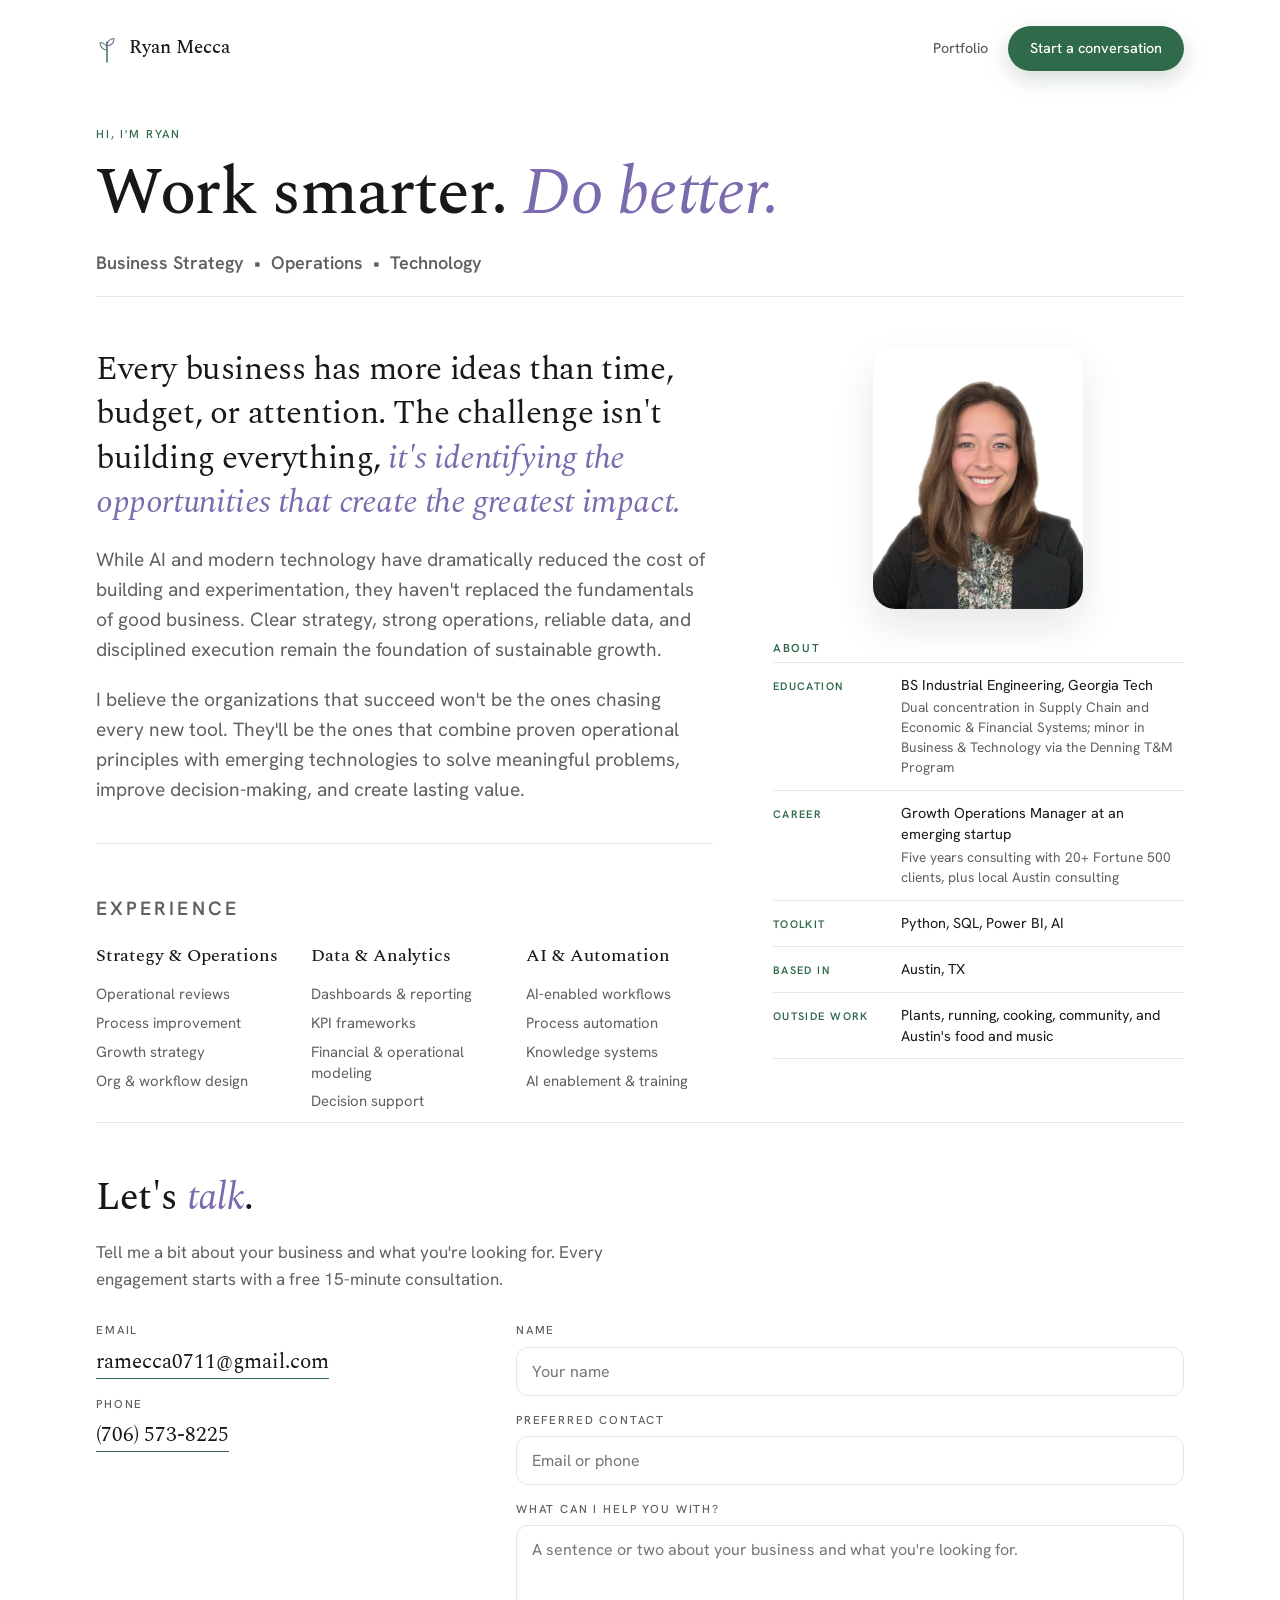
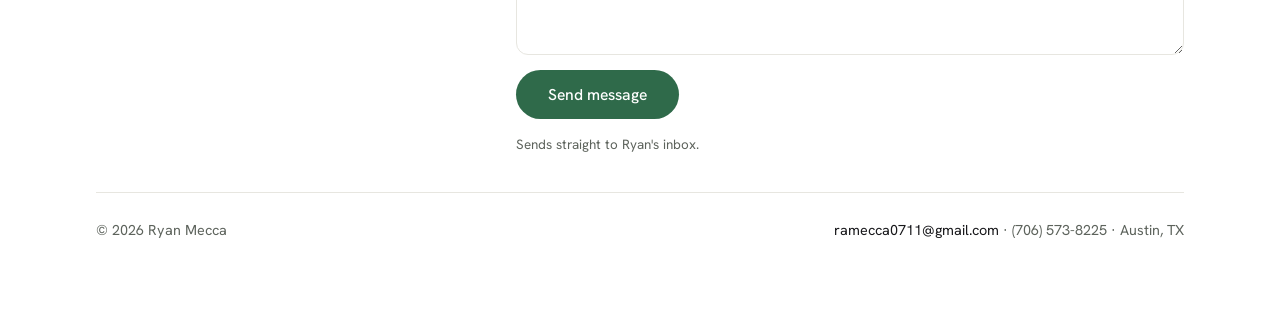
<file: index.html>
<!DOCTYPE html>
<html lang="en">
<head>
<meta charset="UTF-8" />
<meta name="viewport" content="width=device-width, initial-scale=1.0" />
<title>Ryan Mecca | Strategy, Operations &amp; AI</title>
<meta name="description" content="I'm Ryan Mecca. I work at the intersection of business strategy, operations, data, and AI to find high-leverage opportunities and build practical systems. Based in Austin." />
<link rel="preconnect" href="https://fonts.googleapis.com" />
<link rel="preconnect" href="https://fonts.gstatic.com" crossorigin />
<link href="https://fonts.googleapis.com/css2?family=Spectral:ital,wght@0,300;0,400;0,500;0,600;1,400;1,500&family=Hanken+Grotesk:wght@300..600&display=swap" rel="stylesheet" />
<link rel="stylesheet" href="styles.css?v=4" />
</head>
<body>
<div class="simple">

  <div class="simple-top">
    <div class="brand-mini">
      <svg viewBox="0 0 22 28" fill="none" aria-hidden="true">
        <path d="M11 27 V7" stroke="#2f6a4a" stroke-width="1.4" stroke-linecap="round"/>
        <path d="M11 15 C6.5 14.5 4 11.5 4 7.5 C8.5 8 11 11 11 15 Z" stroke="#5d8a6e" stroke-width="1.1" fill="none"/>
        <path d="M11 11 C15.5 10.5 18 7.5 18 3.5 C13.5 4 11 7 11 11 Z" stroke="#7b6aad" stroke-width="1.1" fill="none"/>
      </svg>
      <span class="name">Ryan Mecca</span>
    </div>
    <nav class="mini-nav">
      <a href="portfolio.html">Portfolio</a>
      <a href="#contact" class="btn btn-primary top-cta">Start a conversation</a>
    </nav>
  </div>

  <header class="simple-hero">
    <div class="hi label">Hi, I'm Ryan</div>
    <h1>Work smarter. <em>Do better.</em></h1>
    <p class="role-line">Business Strategy &nbsp;&bull;&nbsp; Operations &nbsp;&bull;&nbsp; Technology</p>
  </header>

  <section class="split">
    <div class="split-left">
      <p class="ls-lead">Every business has more ideas than time, budget, or attention. The challenge isn't
      building everything, <em>it's identifying the opportunities that create the greatest impact.</em></p>
      <p>While AI and modern technology have dramatically reduced the cost of building and experimentation, they
      haven't replaced the fundamentals of good business. Clear strategy, strong operations, reliable data, and
      disciplined execution remain the foundation of sustainable growth.</p>
      <p>I believe the organizations that succeed won't be the ones chasing every new tool. They'll be the ones
      that combine proven operational principles with emerging technologies to solve meaningful problems, improve
      decision-making, and create lasting value.</p>

      <div class="exp">
        <p class="egroup">Experience</p>
        <div class="exp-cols">
          <div class="exp-col">
            <h4>Strategy &amp; Operations</h4>
            <ul>
              <li>Operational reviews</li>
              <li>Process improvement</li>
              <li>Growth strategy</li>
              <li>Org &amp; workflow design</li>
            </ul>
          </div>
          <div class="exp-col">
            <h4>Data &amp; Analytics</h4>
            <ul>
              <li>Dashboards &amp; reporting</li>
              <li>KPI frameworks</li>
              <li>Financial &amp; operational modeling</li>
              <li>Decision support</li>
            </ul>
          </div>
          <div class="exp-col">
            <h4>AI &amp; Automation</h4>
            <ul>
              <li>AI-enabled workflows</li>
              <li>Process automation</li>
              <li>Knowledge systems</li>
              <li>AI enablement &amp; training</li>
            </ul>
          </div>
        </div>
      </div>
    </div>

    <aside class="split-right">
      <div class="split-photo headshot">
        <img src="profile.jpg?v=1" alt="Ryan Mecca" />
      </div>
      <div class="about-block">
        <p class="egroup">About</p>
        <div class="atable">
          <div class="arow">
            <div class="ak">Education</div>
            <div class="av">BS Industrial Engineering, Georgia Tech<span class="sub">Dual concentration in Supply Chain and Economic &amp; Financial Systems; minor in Business &amp; Technology via the Denning T&amp;M Program</span></div>
          </div>
          <div class="arow">
            <div class="ak">Career</div>
            <div class="av">Growth Operations Manager at an emerging startup<span class="sub">Five years consulting with 20+ Fortune 500 clients, plus local Austin consulting</span></div>
          </div>
          <div class="arow">
            <div class="ak">Toolkit</div>
            <div class="av">Python, SQL, Power BI, AI</div>
          </div>
          <div class="arow">
            <div class="ak">Based in</div>
            <div class="av">Austin, TX</div>
          </div>
          <div class="arow">
            <div class="ak">Outside work</div>
            <div class="av">Plants, running, cooking, community, and Austin's food and music</div>
          </div>
        </div>
      </div>
    </aside>
  </section>

  <section class="contact-sec" id="contact">
    <h2>Let's <em>talk</em>.</h2>
    <p class="csub">Tell me a bit about your business and what you're looking for. Every engagement starts with
    a free 15-minute consultation.</p>
    <div class="contact-grid2">
      <div class="contact-direct">
        <span class="label" style="color:var(--muted);display:block;margin-bottom:6px">Email</span>
        <a href="mailto:ramecca0711@gmail.com">ramecca0711@gmail.com</a>
        <span class="label" style="color:var(--muted);display:block;margin:16px 0 6px">Phone</span>
        <a href="tel:+17065738225">(706) 573-8225</a>
      </div>
      <form id="contactForm" action="https://formsubmit.co/ramecca0711@gmail.com" method="POST">
        <input type="hidden" name="_subject" value="New inquiry from ryanmecca.com" />
        <input type="hidden" name="_captcha" value="false" />
        <input type="hidden" name="_template" value="table" />
        <input type="text" name="_honey" tabindex="-1" autocomplete="off" style="display:none" />
        <div class="field"><label class="label" for="name">Name</label><input type="text" id="name" name="Name" required placeholder="Your name" /></div>
        <div class="field"><label class="label" for="contact">Preferred contact</label><input type="text" id="contact" name="Preferred contact" required placeholder="Email or phone" /></div>
        <div class="field"><label class="label" for="message">What can I help you with?</label><textarea id="message" name="What can I help you with" required placeholder="A sentence or two about your business and what you're looking for."></textarea></div>
        <button type="submit">Send message</button>
        <p class="form-note">Sends straight to Ryan's inbox.</p>
      </form>
    </div>
  </section>

  <div class="simple-foot">
    <span>© 2026 Ryan Mecca</span>
    <span><a href="mailto:ramecca0711@gmail.com">ramecca0711@gmail.com</a> · (706) 573-8225 · Austin, TX</span>
  </div>

</div>

<script>
  document.querySelectorAll('a[href^="#"]').forEach(function (a) {
    a.addEventListener('click', function (e) {
      var el = document.querySelector(this.getAttribute('href'));
      if (el) { e.preventDefault(); el.scrollIntoView({ behavior: 'smooth', block: 'start' }); }
    });
  });
</script>
</body>
</html>
</file>
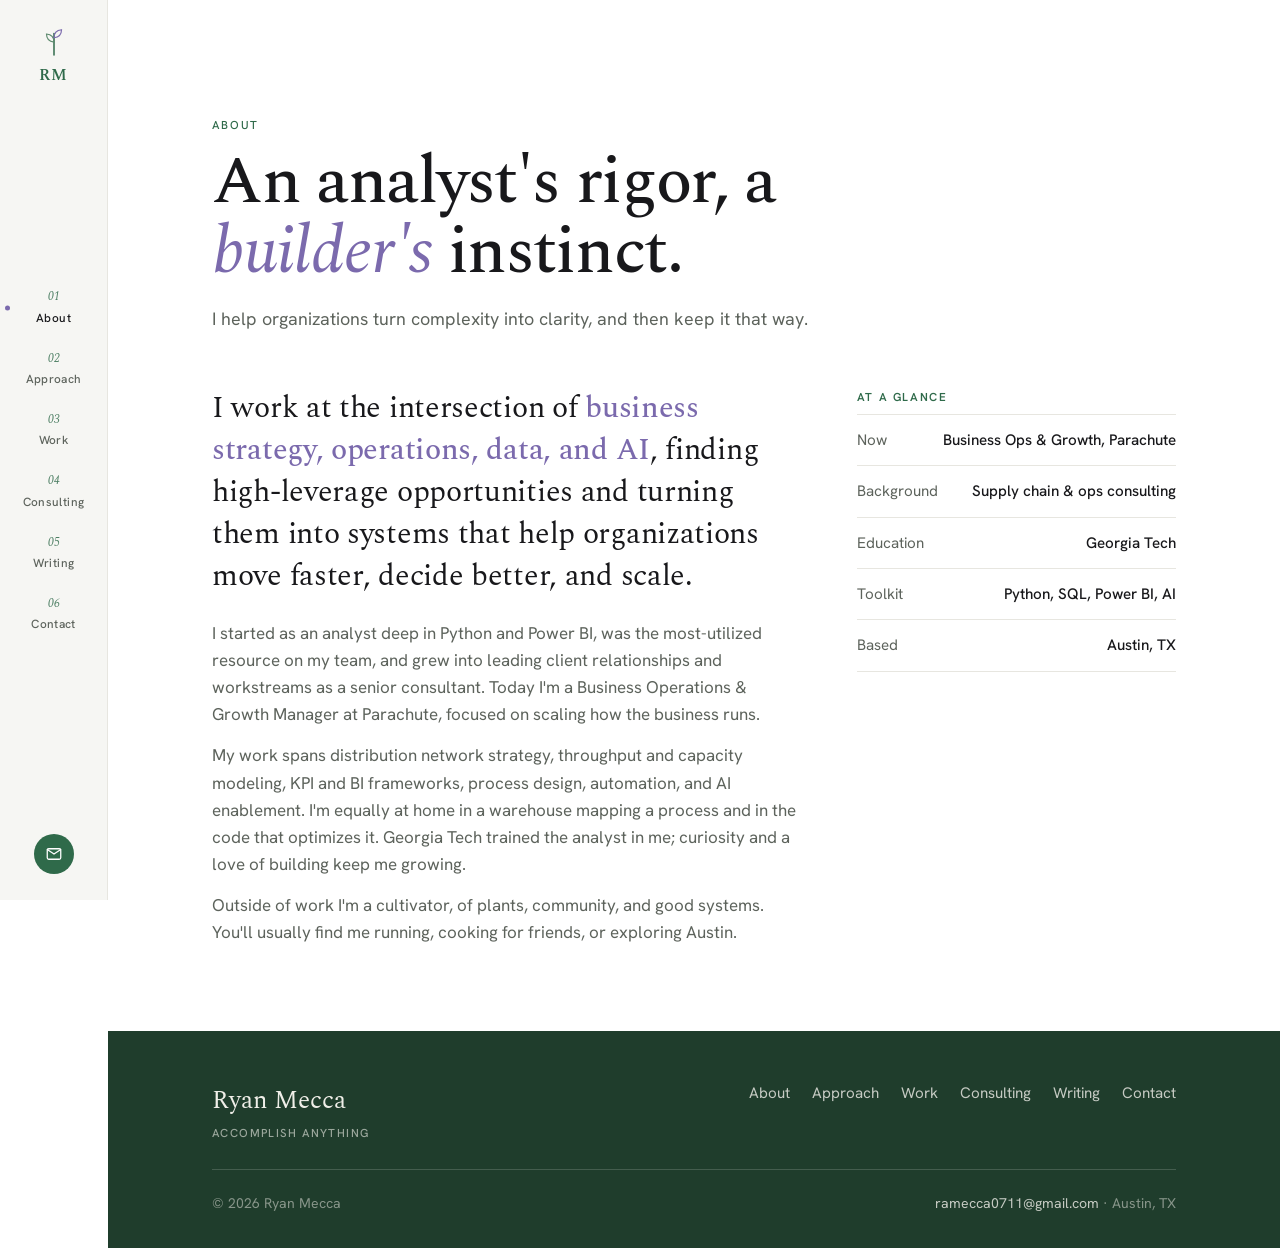
<file: about.html>
<!DOCTYPE html>
<html lang="en">
<head>
<meta charset="UTF-8" />
<meta name="viewport" content="width=device-width, initial-scale=1.0" />
<title>About | Ryan Mecca</title>
<meta name="description" content="Ryan Mecca: an analyst's rigor and a builder's instinct. Supply chain and operations consultant, now Business Operations & Growth Manager at Parachute." />
<link rel="preconnect" href="https://fonts.googleapis.com" />
<link rel="preconnect" href="https://fonts.gstatic.com" crossorigin />
<link href="https://fonts.googleapis.com/css2?family=Spectral:ital,wght@0,300;0,400;0,500;0,600;1,400;1,500&family=Hanken+Grotesk:wght@300..600&display=swap" rel="stylesheet" />
<link rel="stylesheet" href="styles.css" />
</head>
<body>
<main class="page">
  <section>
    <div class="inner">
      <div class="phead sr">
        <span class="kicker label">About</span>
        <h1>An analyst's rigor, a <em>builder's</em> instinct.</h1>
        <p>I help organizations turn complexity into clarity, and then keep it that way.</p>
      </div>
      <div class="about-grid" style="margin-top:54px">
        <div class="sr">
          <p class="about-lead">
            I work at the intersection of <b>business strategy, operations, data, and AI</b>, finding
            high-leverage opportunities and turning them into systems that help organizations move faster,
            decide better, and scale.
          </p>
          <div class="about-body">
            <p>I started as an analyst deep in Python and Power BI, was the most-utilized resource on my team,
            and grew into leading client relationships and workstreams as a senior consultant. Today I'm a
            Business Operations &amp; Growth Manager at Parachute, focused on scaling how the business runs.</p>
            <p>My work spans distribution network strategy, throughput and capacity modeling, KPI and BI
            frameworks, process design, automation, and AI enablement. I'm equally at home in a warehouse
            mapping a process and in the code that optimizes it. Georgia Tech trained the analyst in me;
            curiosity and a love of building keep me growing.</p>
            <p>Outside of work I'm a cultivator, of plants, community, and good systems. You'll usually find me
            running, cooking for friends, or exploring Austin.</p>
          </div>
        </div>
        <div class="glance sr">
          <h4>At a glance</h4>
          <ul>
            <li><span>Now</span><span>Business Ops &amp; Growth, Parachute</span></li>
            <li><span>Background</span><span>Supply chain &amp; ops consulting</span></li>
            <li><span>Education</span><span>Georgia Tech</span></li>
            <li><span>Toolkit</span><span>Python, SQL, Power BI, AI</span></li>
            <li><span>Based</span><span>Austin, TX</span></li>
          </ul>
        </div>
      </div>
    </div>
  </section>
</main>
<script src="site.js"></script>
</body>
</html>
</file>
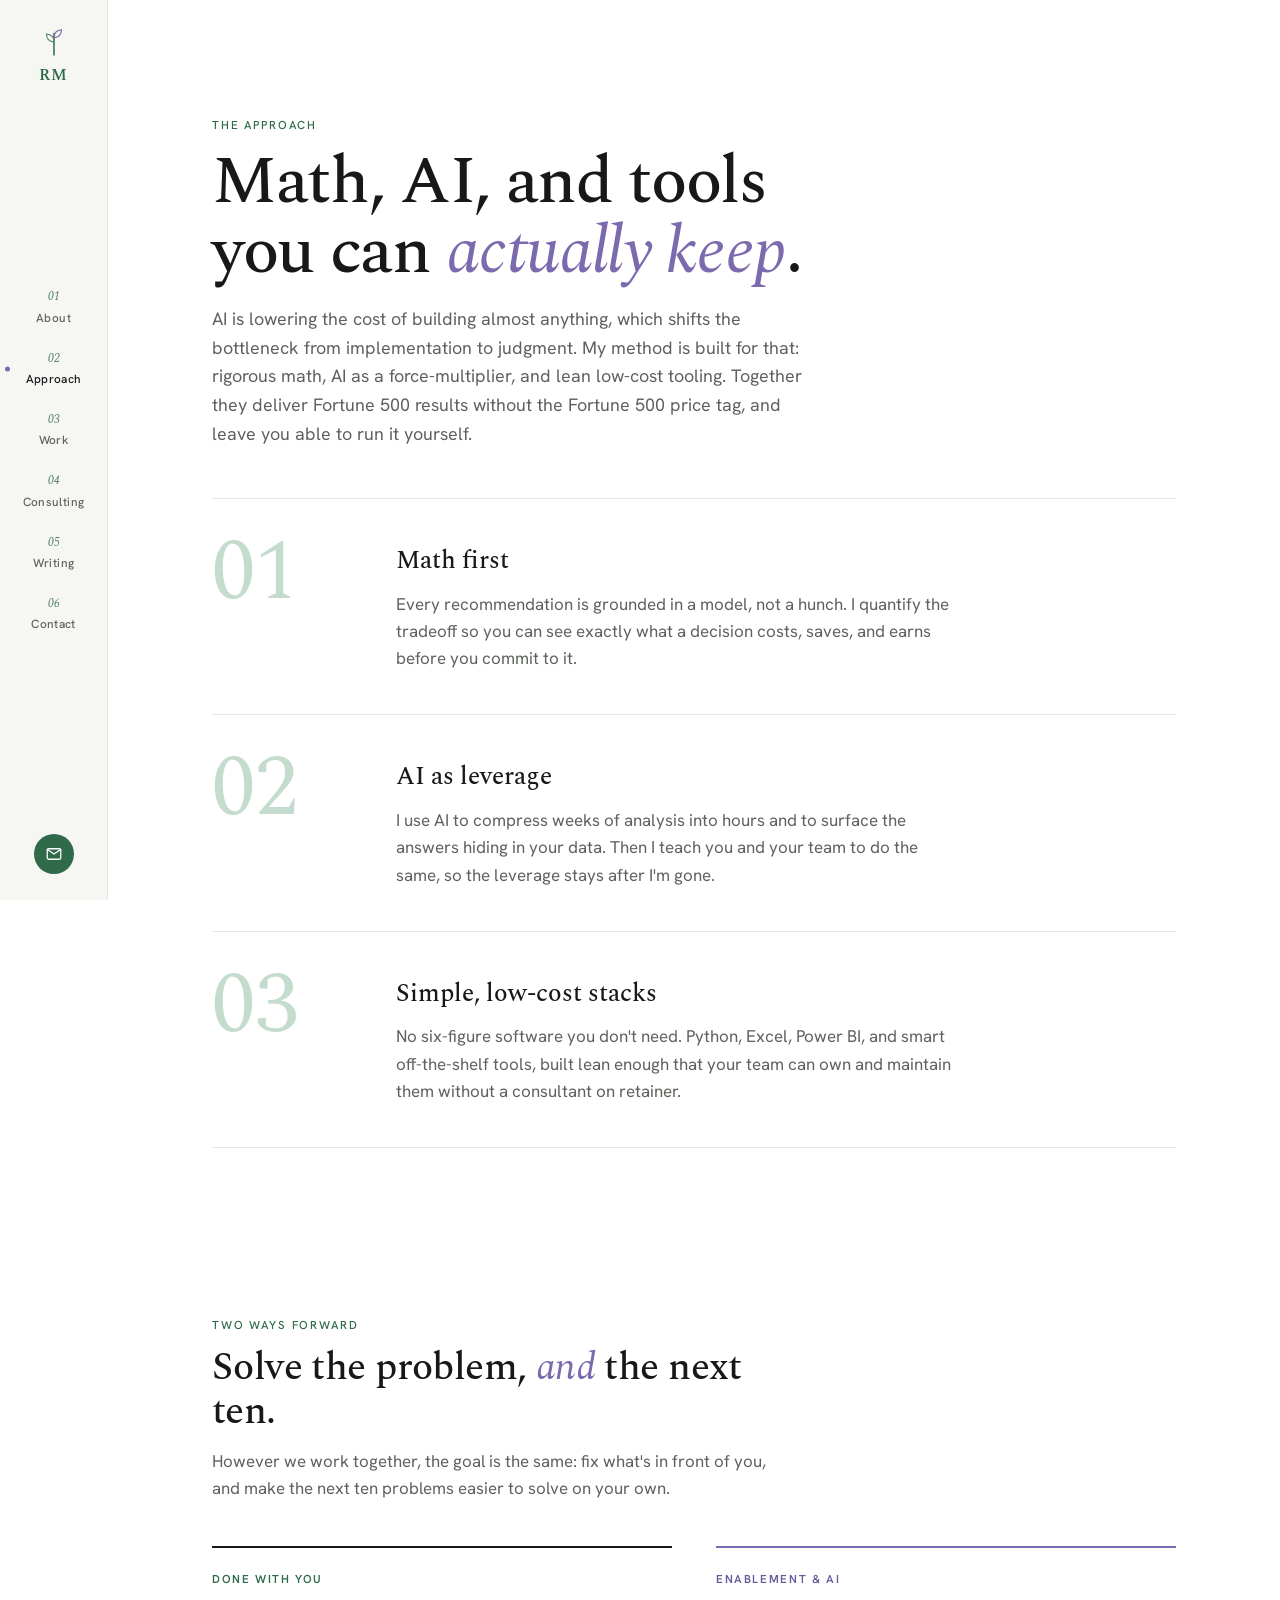
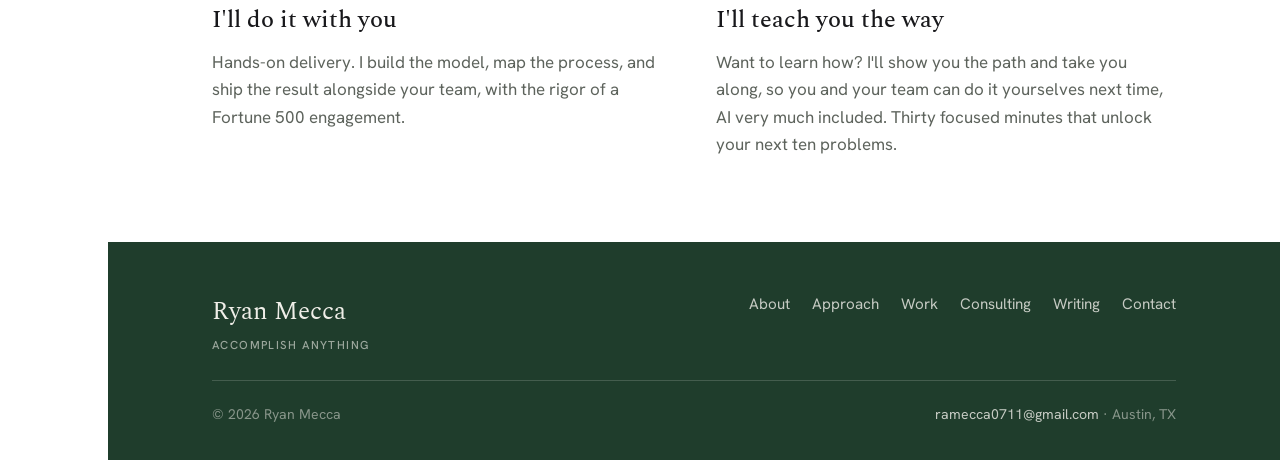
<file: approach.html>
<!DOCTYPE html>
<html lang="en">
<head>
<meta charset="UTF-8" />
<meta name="viewport" content="width=device-width, initial-scale=1.0" />
<title>Approach | Ryan Mecca</title>
<meta name="description" content="How Ryan Mecca works: rigorous math, AI as a force-multiplier, and simple low-cost tech stacks that deliver Fortune 500 results your team can own." />
<link rel="preconnect" href="https://fonts.googleapis.com" />
<link rel="preconnect" href="https://fonts.gstatic.com" crossorigin />
<link href="https://fonts.googleapis.com/css2?family=Spectral:ital,wght@0,300;0,400;0,500;0,600;1,400;1,500&family=Hanken+Grotesk:wght@300..600&display=swap" rel="stylesheet" />
<link rel="stylesheet" href="styles.css" />
</head>
<body>
<main class="page">
  <section>
    <div class="inner">
      <div class="phead sr">
        <span class="kicker label">The Approach</span>
        <h1>Math, AI, and tools you can <em>actually keep</em>.</h1>
        <p>AI is lowering the cost of building almost anything, which shifts the bottleneck from
        implementation to judgment. My method is built for that: rigorous math, AI as a force-multiplier,
        and lean low-cost tooling. Together they deliver Fortune 500 results without the Fortune 500 price
        tag, and leave you able to run it yourself.</p>
      </div>
      <div class="numlist sr" style="margin-top:50px">
        <div class="nrow">
          <div class="bignum serif">01</div>
          <div class="ntext">
            <h3>Math first</h3>
            <p>Every recommendation is grounded in a model, not a hunch. I quantify the tradeoff so you can see
            exactly what a decision costs, saves, and earns before you commit to it.</p>
          </div>
        </div>
        <div class="nrow">
          <div class="bignum serif">02</div>
          <div class="ntext">
            <h3>AI as leverage</h3>
            <p>I use AI to compress weeks of analysis into hours and to surface the answers hiding in your data.
            Then I teach you and your team to do the same, so the leverage stays after I'm gone.</p>
          </div>
        </div>
        <div class="nrow">
          <div class="bignum serif">03</div>
          <div class="ntext">
            <h3>Simple, low-cost stacks</h3>
            <p>No six-figure software you don't need. Python, Excel, Power BI, and smart off-the-shelf tools,
            built lean enough that your team can own and maintain them without a consultant on retainer.</p>
          </div>
        </div>
      </div>
    </div>
  </section>

  <section>
    <div class="inner">
      <div class="sec-head sr">
        <span class="kicker label">Two ways forward</span>
        <h2>Solve the problem, <em>and</em> the next ten.</h2>
        <p>However we work together, the goal is the same: fix what's in front of you, and make the next ten
        problems easier to solve on your own.</p>
      </div>
      <div class="ways-ed sr">
        <div class="way-ed a">
          <div class="wlabel">Done with you</div>
          <h3>I'll do it with you</h3>
          <p>Hands-on delivery. I build the model, map the process, and ship the result alongside your team,
          with the rigor of a Fortune 500 engagement.</p>
        </div>
        <div class="way-ed b">
          <div class="wlabel">Enablement &amp; AI</div>
          <h3>I'll teach you the way</h3>
          <p>Want to learn how? I'll show you the path and take you along, so you and your team can do it
          yourselves next time, AI very much included. Thirty focused minutes that unlock your next ten problems.</p>
        </div>
      </div>
    </div>
  </section>
</main>
<script src="site.js"></script>
</body>
</html>
</file>
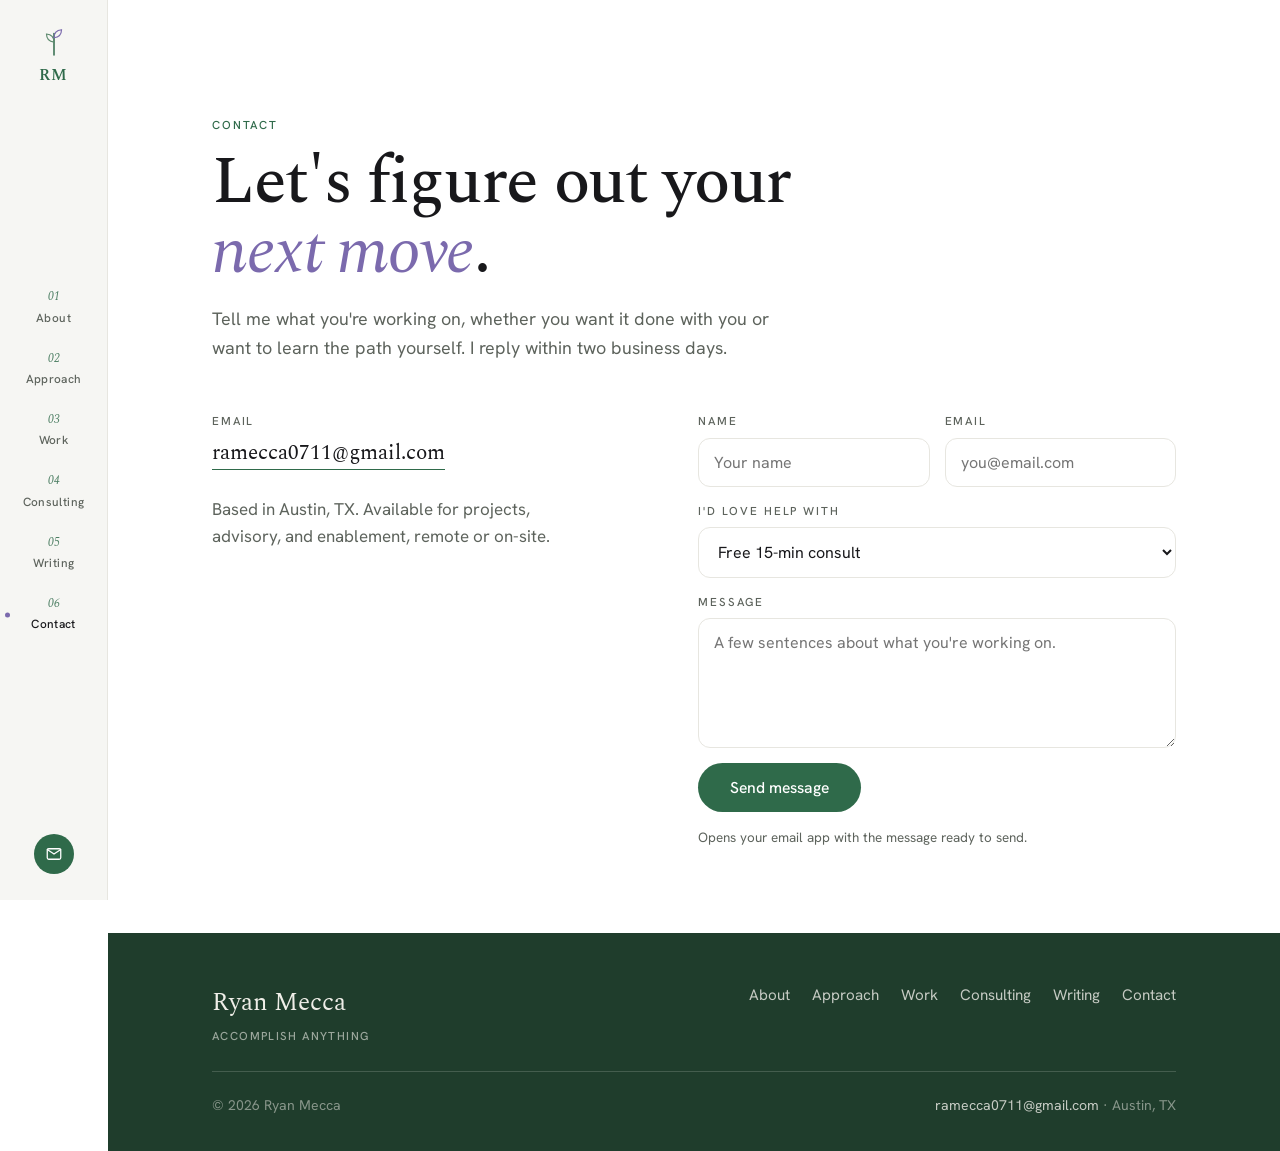
<file: contact.html>
<!DOCTYPE html>
<html lang="en">
<head>
<meta charset="UTF-8" />
<meta name="viewport" content="width=device-width, initial-scale=1.0" />
<title>Contact | Ryan Mecca</title>
<meta name="description" content="Get in touch with Ryan Mecca. Tell me what you're working on, whether you want it done with you or want to learn the path yourself." />
<link rel="preconnect" href="https://fonts.googleapis.com" />
<link rel="preconnect" href="https://fonts.gstatic.com" crossorigin />
<link href="https://fonts.googleapis.com/css2?family=Spectral:ital,wght@0,300;0,400;0,500;0,600;1,400;1,500&family=Hanken+Grotesk:wght@300..600&display=swap" rel="stylesheet" />
<link rel="stylesheet" href="styles.css" />
</head>
<body>
<main class="page">
  <section>
    <div class="inner">
      <div class="phead sr" style="margin-bottom:50px">
        <span class="kicker label">Contact</span>
        <h1>Let's figure out your <em>next move</em>.</h1>
        <p>Tell me what you're working on, whether you want it done with you or want to learn the path
        yourself. I reply within two business days.</p>
      </div>
      <div class="contact-grid">
        <div class="sr">
          <div class="contact-direct">
            <span class="label">Email</span>
            <a href="mailto:ramecca0711@gmail.com">ramecca0711@gmail.com</a>
          </div>
          <p style="color:var(--muted);margin-top:26px;max-width:34ch">Based in Austin, TX. Available for
          projects, advisory, and enablement, remote or on-site.</p>
        </div>
        <form id="contactForm" class="sr">
          <div class="form-row">
            <div class="field"><label class="label" for="name">Name</label><input type="text" id="name" name="name" required placeholder="Your name" /></div>
            <div class="field"><label class="label" for="email">Email</label><input type="email" id="email" name="email" required placeholder="you@email.com" /></div>
          </div>
          <div class="field">
            <label class="label" for="topic">I'd love help with</label>
            <select id="topic" name="topic">
              <option>Free 15-min consult</option>
              <option>Discovery Session</option>
              <option>Project Sprint</option>
              <option>Fractional Partner</option>
              <option>Just exploring / not sure yet</option>
            </select>
          </div>
          <div class="field"><label class="label" for="message">Message</label><textarea id="message" name="message" required placeholder="A few sentences about what you're working on."></textarea></div>
          <button type="submit">Send message</button>
          <p class="form-note">Opens your email app with the message ready to send.</p>
        </form>
      </div>
    </div>
  </section>
</main>
<script src="site.js"></script>
</body>
</html>
</file>
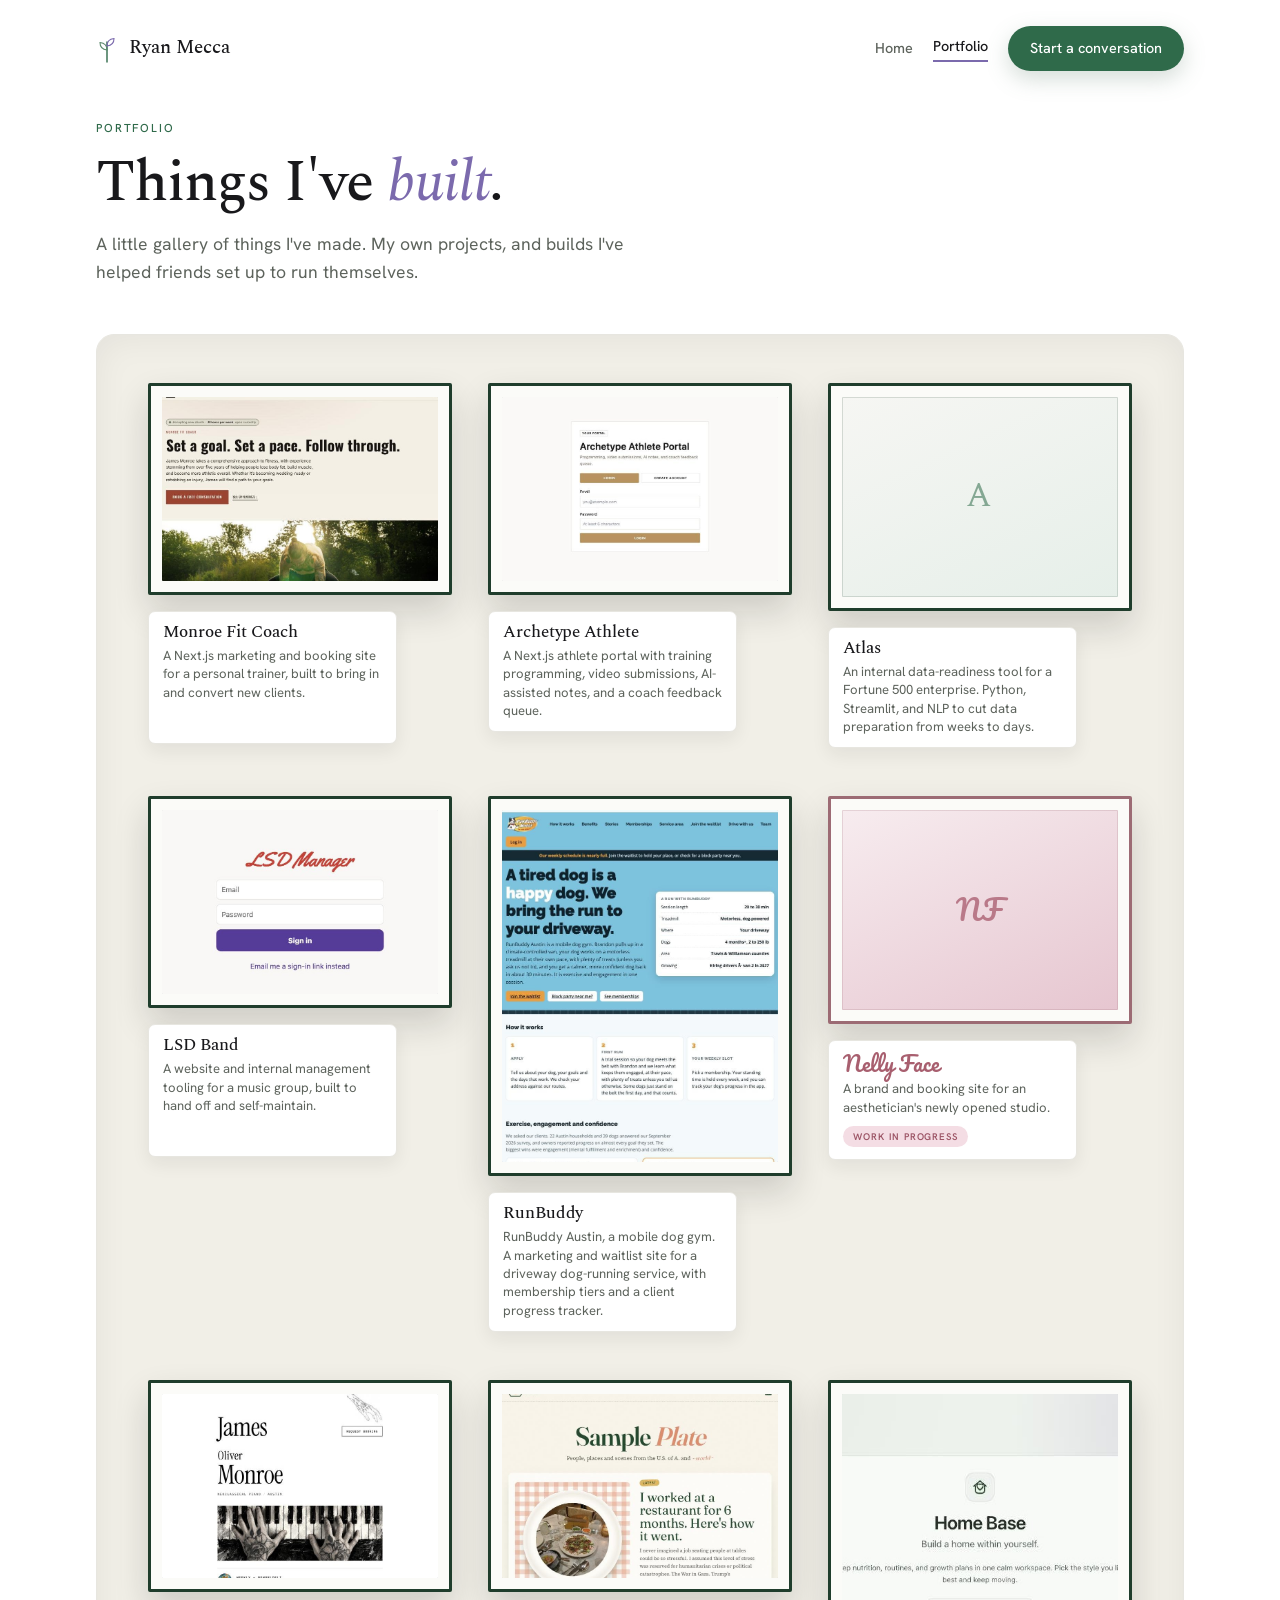
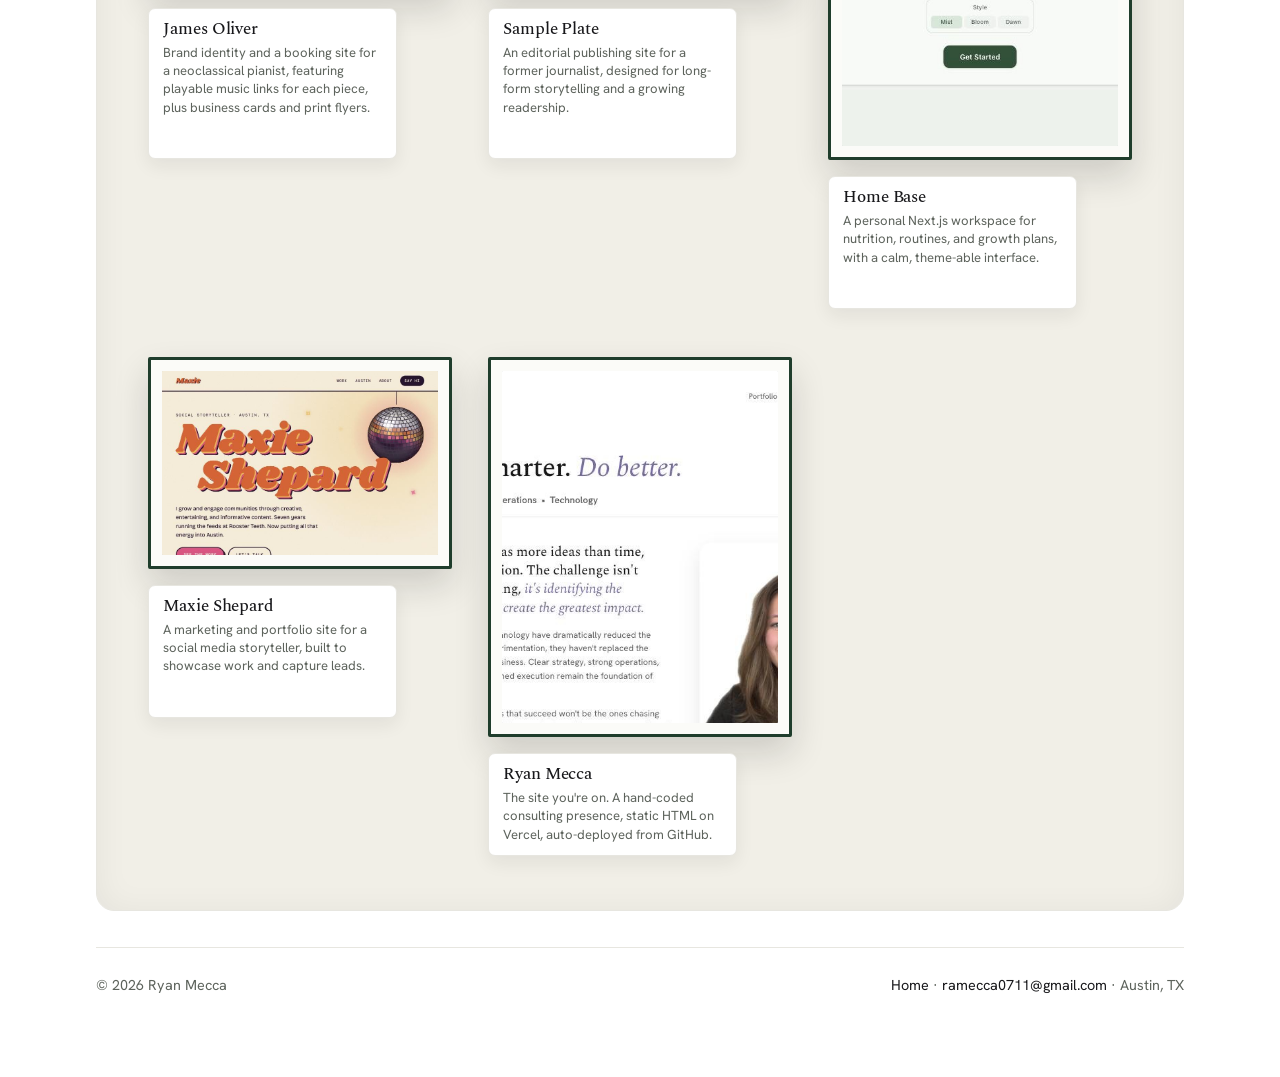
<file: portfolio.html>
<!DOCTYPE html>
<html lang="en">
<head>
<meta charset="UTF-8" />
<meta name="viewport" content="width=device-width, initial-scale=1.0" />
<title>Portfolio | Ryan Mecca</title>
<meta name="description" content="Things Ryan Mecca has built — personal projects and sites built to hand off to friends. Strategy and operations on the inside, a lot of shipping on the outside." />
<link rel="preconnect" href="https://fonts.googleapis.com" />
<link rel="preconnect" href="https://fonts.gstatic.com" crossorigin />
<link href="https://fonts.googleapis.com/css2?family=Pacifico&family=Spectral:ital,wght@0,300;0,400;0,500;0,600;1,400;1,500&family=Hanken+Grotesk:wght@300..600&display=swap" rel="stylesheet" />
<link rel="stylesheet" href="styles.css?v=4" />
</head>
<body>
<div class="simple">

  <div class="simple-top">
    <a href="index.html" class="brand-mini">
      <svg viewBox="0 0 22 28" fill="none" aria-hidden="true">
        <path d="M11 27 V7" stroke="#2f6a4a" stroke-width="1.4" stroke-linecap="round"/>
        <path d="M11 15 C6.5 14.5 4 11.5 4 7.5 C8.5 8 11 11 11 15 Z" stroke="#5d8a6e" stroke-width="1.1" fill="none"/>
        <path d="M11 11 C15.5 10.5 18 7.5 18 3.5 C13.5 4 11 7 11 11 Z" stroke="#7b6aad" stroke-width="1.1" fill="none"/>
      </svg>
      <span class="name">Ryan Mecca</span>
    </a>
    <nav class="mini-nav">
      <a href="index.html">Home</a>
      <a href="portfolio.html" class="on">Portfolio</a>
      <a href="index.html#contact" class="btn btn-primary top-cta">Start a conversation</a>
    </nav>
  </div>

  <header class="simple-hero folio-hero">
    <div class="hi label">Portfolio</div>
    <h1>Things I've <em>built</em>.</h1>
    <p>A little gallery of things I've made. My own projects, and builds I've helped friends set up to run themselves.</p>
  </header>

  <section class="folio-sec" style="border-top:none;padding-top:20px">
    <div class="wall">
      <div class="gallery">

        <a class="piece" href="https://jamesmonroefitcoach.vercel.app" target="_blank" rel="noopener">
          <div class="fprev horiz"><div class="art"><img src="previews/monroe-fit.jpg" alt="Monroe Fit Coach website" /></div></div>
          <div class="placard">
            <span class="pl-name">Monroe Fit Coach</span>
            <span class="pl-desc">A Next.js marketing and booking site for a personal trainer, built to bring in and convert new clients.</span>
            <span class="pl-visit">Visit site ↗</span>
          </div>
        </a>

        <figure class="piece">
          <div class="fprev horiz"><div class="art"><img src="previews/archetype.jpg" alt="Archetype Athlete portal" /></div></div>
          <figcaption class="placard">
            <span class="pl-name">Archetype Athlete</span>
            <span class="pl-desc">A Next.js athlete portal with training programming, video submissions, AI-assisted notes, and a coach feedback queue.</span>
          </figcaption>
        </figure>

        <figure class="piece">
          <div class="fprev v2"><div class="art"><span class="pmono">A</span></div></div>
          <figcaption class="placard">
            <span class="pl-name">Atlas</span>
            <span class="pl-desc">An internal data-readiness tool for a Fortune 500 enterprise. Python, Streamlit, and NLP to cut data preparation from weeks to days.</span>
          </figcaption>
        </figure>

        <a class="piece" href="https://lasurfdept-manager-web.vercel.app" target="_blank" rel="noopener">
          <div class="fprev horiz"><div class="art"><img src="previews/lsd.jpg" alt="LSD Manager app" /></div></div>
          <div class="placard">
            <span class="pl-name">LSD Band</span>
            <span class="pl-desc">A website and internal management tooling for a music group, built to hand off and self-maintain.</span>
            <span class="pl-visit">Visit site ↗</span>
          </div>
        </a>

        <figure class="piece">
          <div class="fprev vert"><div class="art"><img src="previews/runbuddy.jpg" alt="RunBuddy Austin mobile dog gym app" /></div></div>
          <figcaption class="placard">
            <span class="pl-name">RunBuddy</span>
            <span class="pl-desc">RunBuddy Austin, a mobile dog gym. A marketing and waitlist site for a driveway dog-running service, with membership tiers and a client progress tracker.</span>
          </figcaption>
        </figure>

        <figure class="piece">
          <div class="fprev nelly"><div class="art"><span class="pmono">NF</span></div></div>
          <figcaption class="placard nelly">
            <span class="pl-name">Nelly Face</span>
            <span class="pl-desc">A brand and booking site for an aesthetician's newly opened studio.</span>
            <span class="pl-wip">Work in progress</span>
          </figcaption>
        </figure>

        <a class="piece" href="https://jamesoliverpiano.vercel.app" target="_blank" rel="noopener">
          <div class="fprev horiz"><div class="art"><img src="previews/james-piano.jpg" alt="James Oliver piano website" /></div></div>
          <div class="placard">
            <span class="pl-name">James Oliver</span>
            <span class="pl-desc">Brand identity and a booking site for a neoclassical pianist, featuring playable music links for each piece, plus business cards and print flyers.</span>
            <span class="pl-visit">Visit site ↗</span>
          </div>
        </a>

        <a class="piece" href="https://amarica-draft.vercel.app" target="_blank" rel="noopener">
          <div class="fprev horiz"><div class="art"><img src="previews/rica.jpg" alt="Sample Plate journalism site" /></div></div>
          <div class="placard">
            <span class="pl-name">Sample Plate</span>
            <span class="pl-desc">An editorial publishing site for a former journalist, designed for long-form storytelling and a growing readership.</span>
            <span class="pl-visit">Visit site ↗</span>
          </div>
        </a>

        <a class="piece" href="https://food-tracker-one-hazel.vercel.app" target="_blank" rel="noopener">
          <div class="fprev vert"><div class="art"><img src="previews/home-base.jpg" alt="Home Base app" /></div></div>
          <div class="placard">
            <span class="pl-name">Home Base</span>
            <span class="pl-desc">A personal Next.js workspace for nutrition, routines, and growth plans, with a calm, theme-able interface.</span>
            <span class="pl-visit">Visit site ↗</span>
          </div>
        </a>

        <a class="piece" href="https://maxie-shepard-preview.vercel.app" target="_blank" rel="noopener">
          <div class="fprev horiz"><div class="art"><img src="previews/maxie.jpg" alt="Maxie Shepard marketing website" /></div></div>
          <div class="placard">
            <span class="pl-name">Maxie Shepard</span>
            <span class="pl-desc">A marketing and portfolio site for a social media storyteller, built to showcase work and capture leads.</span>
            <span class="pl-visit">Visit site ↗</span>
          </div>
        </a>

        <figure class="piece">
          <div class="fprev vert"><div class="art"><img src="previews/ryanmecca.jpg" alt="Ryan Mecca website" /></div></div>
          <figcaption class="placard">
            <span class="pl-name">Ryan Mecca</span>
            <span class="pl-desc">The site you're on. A hand-coded consulting presence, static HTML on Vercel, auto-deployed from GitHub.</span>
          </figcaption>
        </figure>

      </div>
    </div>
  </section>

  <div class="simple-foot">
    <span>© 2026 Ryan Mecca</span>
    <span><a href="index.html">Home</a> · <a href="mailto:ramecca0711@gmail.com">ramecca0711@gmail.com</a> · Austin, TX</span>
  </div>

</div>
</body>
</html>
</file>
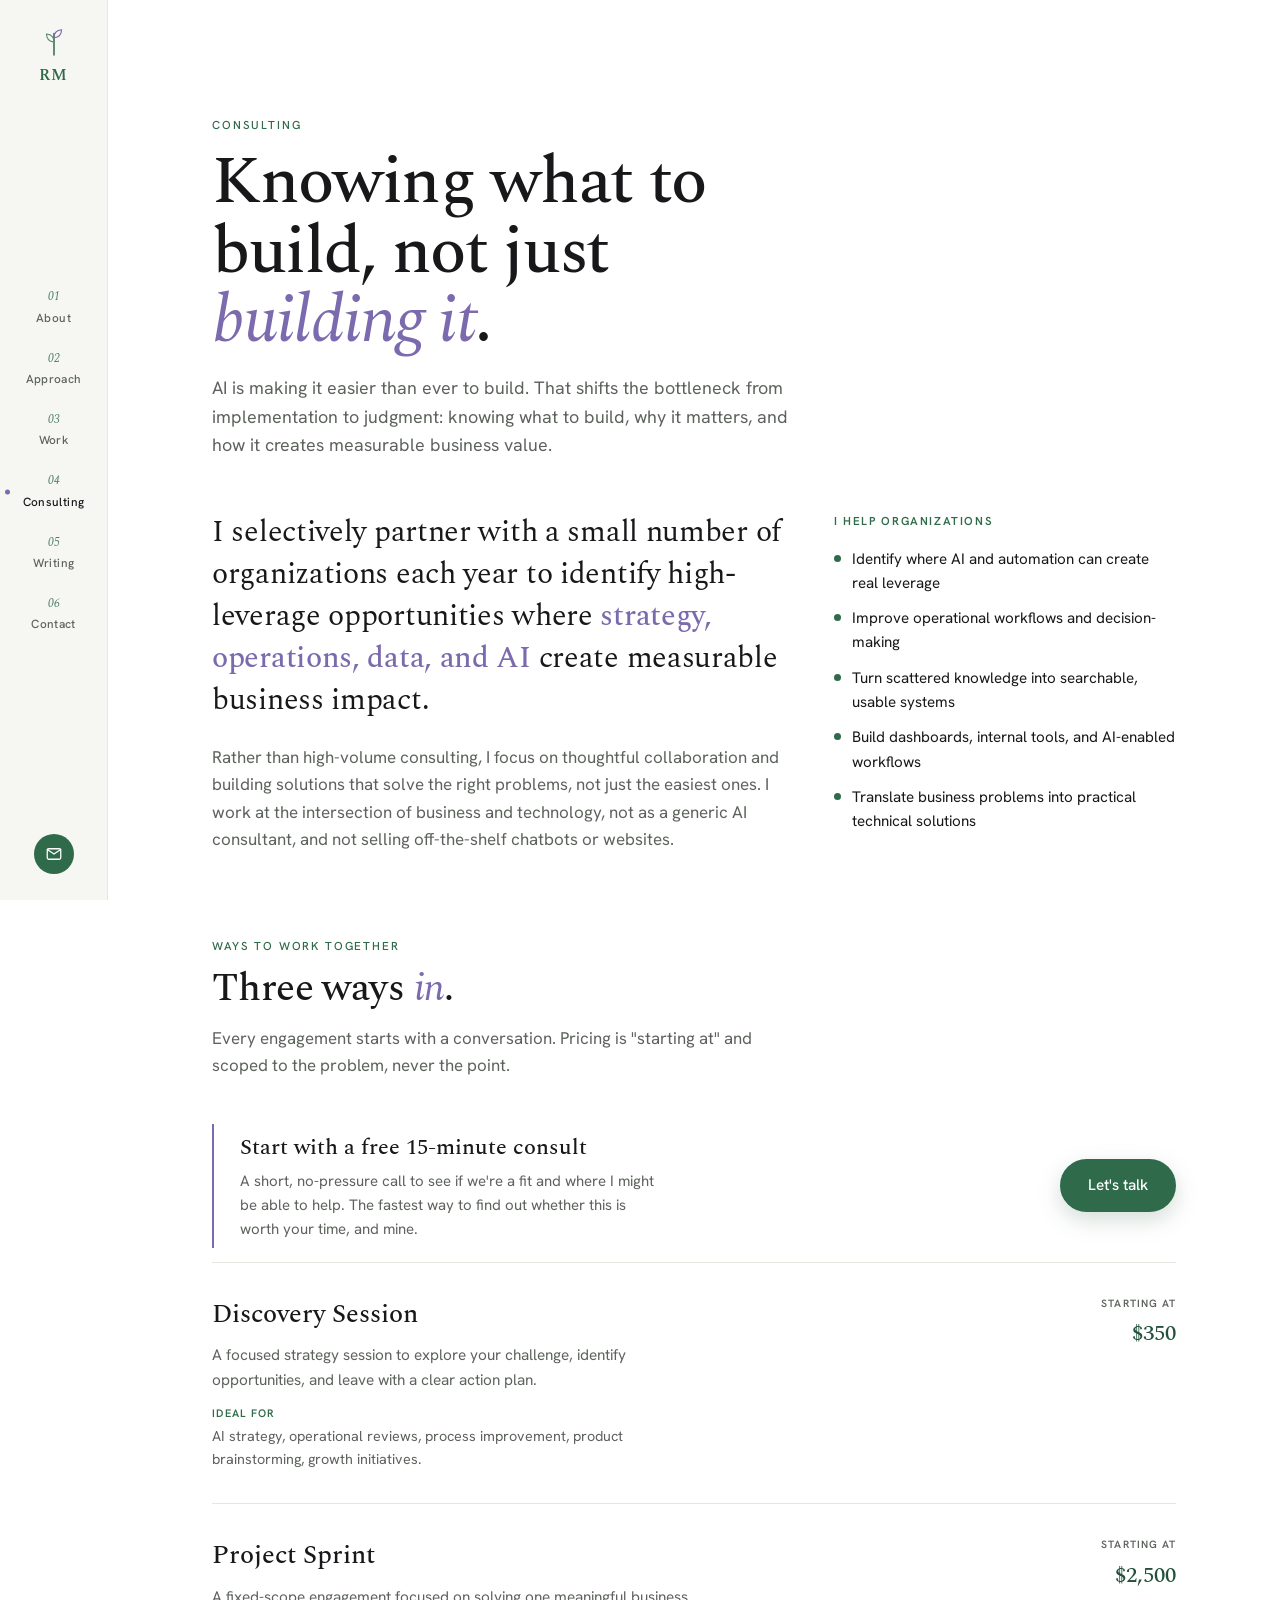
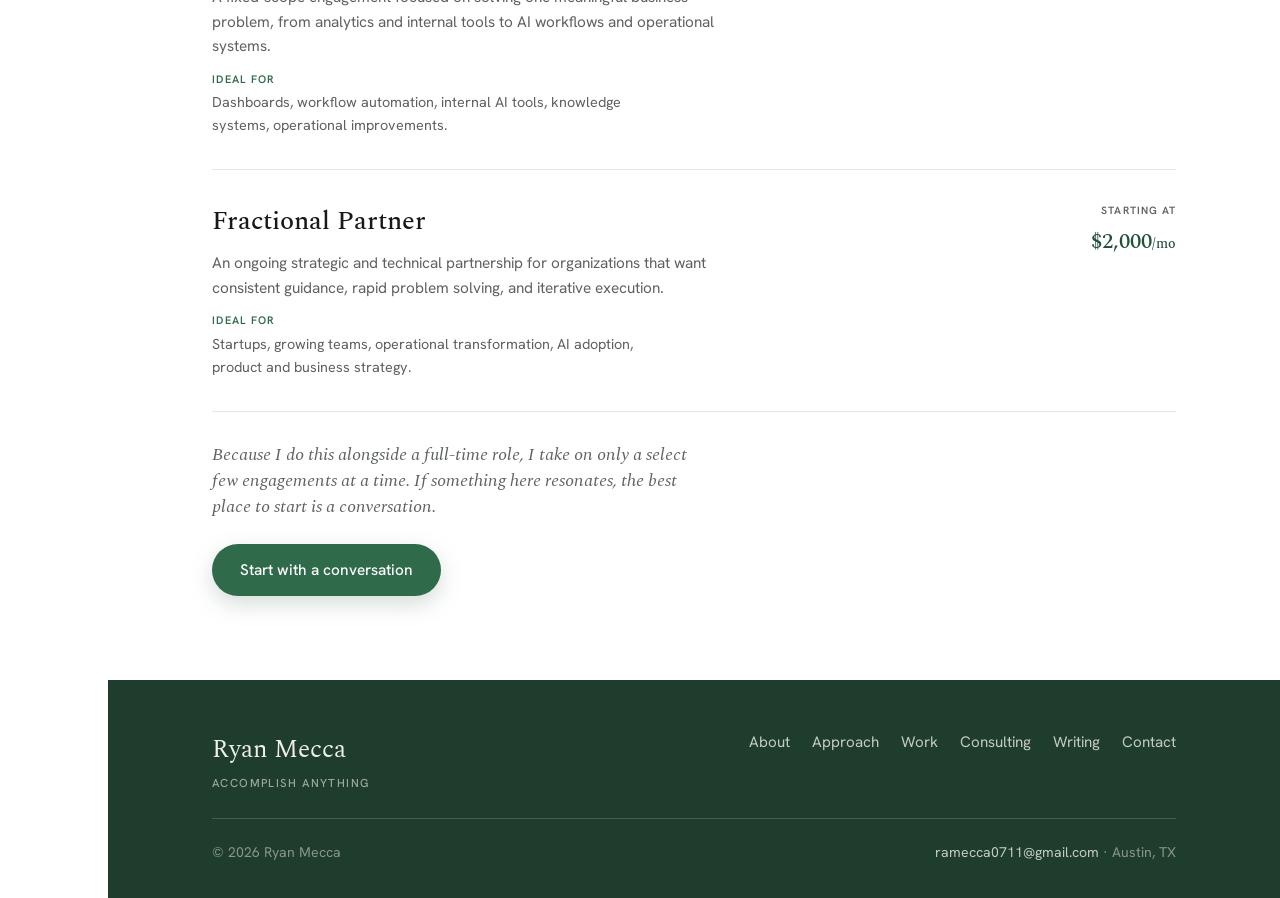
<file: services.html>
<!DOCTYPE html>
<html lang="en">
<head>
<meta charset="UTF-8" />
<meta name="viewport" content="width=device-width, initial-scale=1.0" />
<title>Consulting | Ryan Mecca</title>
<meta name="description" content="Ryan Mecca partners with a select few organizations each year, working at the intersection of strategy, operations, data, and AI to find high-leverage opportunities and build practical systems." />
<link rel="preconnect" href="https://fonts.googleapis.com" />
<link rel="preconnect" href="https://fonts.gstatic.com" crossorigin />
<link href="https://fonts.googleapis.com/css2?family=Spectral:ital,wght@0,300;0,400;0,500;0,600;1,400;1,500&family=Hanken+Grotesk:wght@300..600&display=swap" rel="stylesheet" />
<link rel="stylesheet" href="styles.css" />
</head>
<body>
<main class="page">
  <section>
    <div class="inner">
      <div class="phead sr">
        <span class="kicker label">Consulting</span>
        <h1>Knowing what to build, not just <em>building it</em>.</h1>
        <p>AI is making it easier than ever to build. That shifts the bottleneck from implementation to
        judgment: knowing what to build, why it matters, and how it creates measurable business value.</p>
      </div>

      <div class="about-grid" style="margin-top:52px; grid-template-columns:1.25fr 0.75fr;">
        <div class="sr">
          <p class="about-lead">
            I selectively partner with a small number of organizations each year to identify high-leverage
            opportunities where <b>strategy, operations, data, and AI</b> create measurable business impact.
          </p>
          <div class="about-body">
            <p>Rather than high-volume consulting, I focus on thoughtful collaboration and building solutions
            that solve the right problems, not just the easiest ones. I work at the intersection of business
            and technology, not as a generic AI consultant, and not selling off-the-shelf chatbots or
            websites.</p>
          </div>
        </div>
        <div class="sr">
          <div class="help-block">
            <h4>I help organizations</h4>
            <ul class="svc-points">
              <li>Identify where AI and automation can create real leverage</li>
              <li>Improve operational workflows and decision-making</li>
              <li>Turn scattered knowledge into searchable, usable systems</li>
              <li>Build dashboards, internal tools, and AI-enabled workflows</li>
              <li>Translate business problems into practical technical solutions</li>
            </ul>
          </div>
        </div>
      </div>
    </div>
  </section>

  <section style="padding-top:0">
    <div class="inner">
      <div class="sec-head sr">
        <span class="kicker label">Ways to work together</span>
        <h2>Three ways <em>in</em>.</h2>
        <p>Every engagement starts with a conversation. Pricing is "starting at" and scoped to the problem,
        never the point.</p>
      </div>

      <div class="freecall sr">
        <div>
          <div class="fc-t">Start with a free 15-minute consult</div>
          <p>A short, no-pressure call to see if we're a fit and where I might be able to help. The fastest
          way to find out whether this is worth your time, and mine.</p>
        </div>
        <a href="contact.html" class="btn btn-primary">Let's talk</a>
      </div>

      <div class="tier-list">
        <div class="trow sr">
          <div>
            <div class="tname">Discovery Session</div>
            <p class="tdesc">A focused strategy session to explore your challenge, identify opportunities, and
            leave with a clear action plan.</p>
            <p class="tideal"><b>Ideal for</b>AI strategy, operational reviews, process improvement, product
            brainstorming, growth initiatives.</p>
          </div>
          <div class="tprice"><small>Starting at</small>$350</div>
        </div>
        <div class="trow sr">
          <div>
            <div class="tname">Project Sprint</div>
            <p class="tdesc">A fixed-scope engagement focused on solving one meaningful business problem, from
            analytics and internal tools to AI workflows and operational systems.</p>
            <p class="tideal"><b>Ideal for</b>Dashboards, workflow automation, internal AI tools, knowledge
            systems, operational improvements.</p>
          </div>
          <div class="tprice"><small>Starting at</small>$2,500</div>
        </div>
        <div class="trow sr">
          <div>
            <div class="tname">Fractional Partner</div>
            <p class="tdesc">An ongoing strategic and technical partnership for organizations that want
            consistent guidance, rapid problem solving, and iterative execution.</p>
            <p class="tideal"><b>Ideal for</b>Startups, growing teams, operational transformation, AI adoption,
            product and business strategy.</p>
          </div>
          <div class="tprice"><small>Starting at</small>$2,000<span style="font-size:0.9rem">/mo</span></div>
        </div>
      </div>

      <p class="selective-note sr">Because I do this alongside a full-time role, I take on only a select few
      engagements at a time. If something here resonates, the best place to start is a conversation.</p>
      <div class="sr" style="margin-top:24px">
        <a href="contact.html" class="btn btn-primary">Start with a conversation</a>
      </div>
    </div>
  </section>
</main>
<script src="site.js"></script>
</body>
</html>
</file>
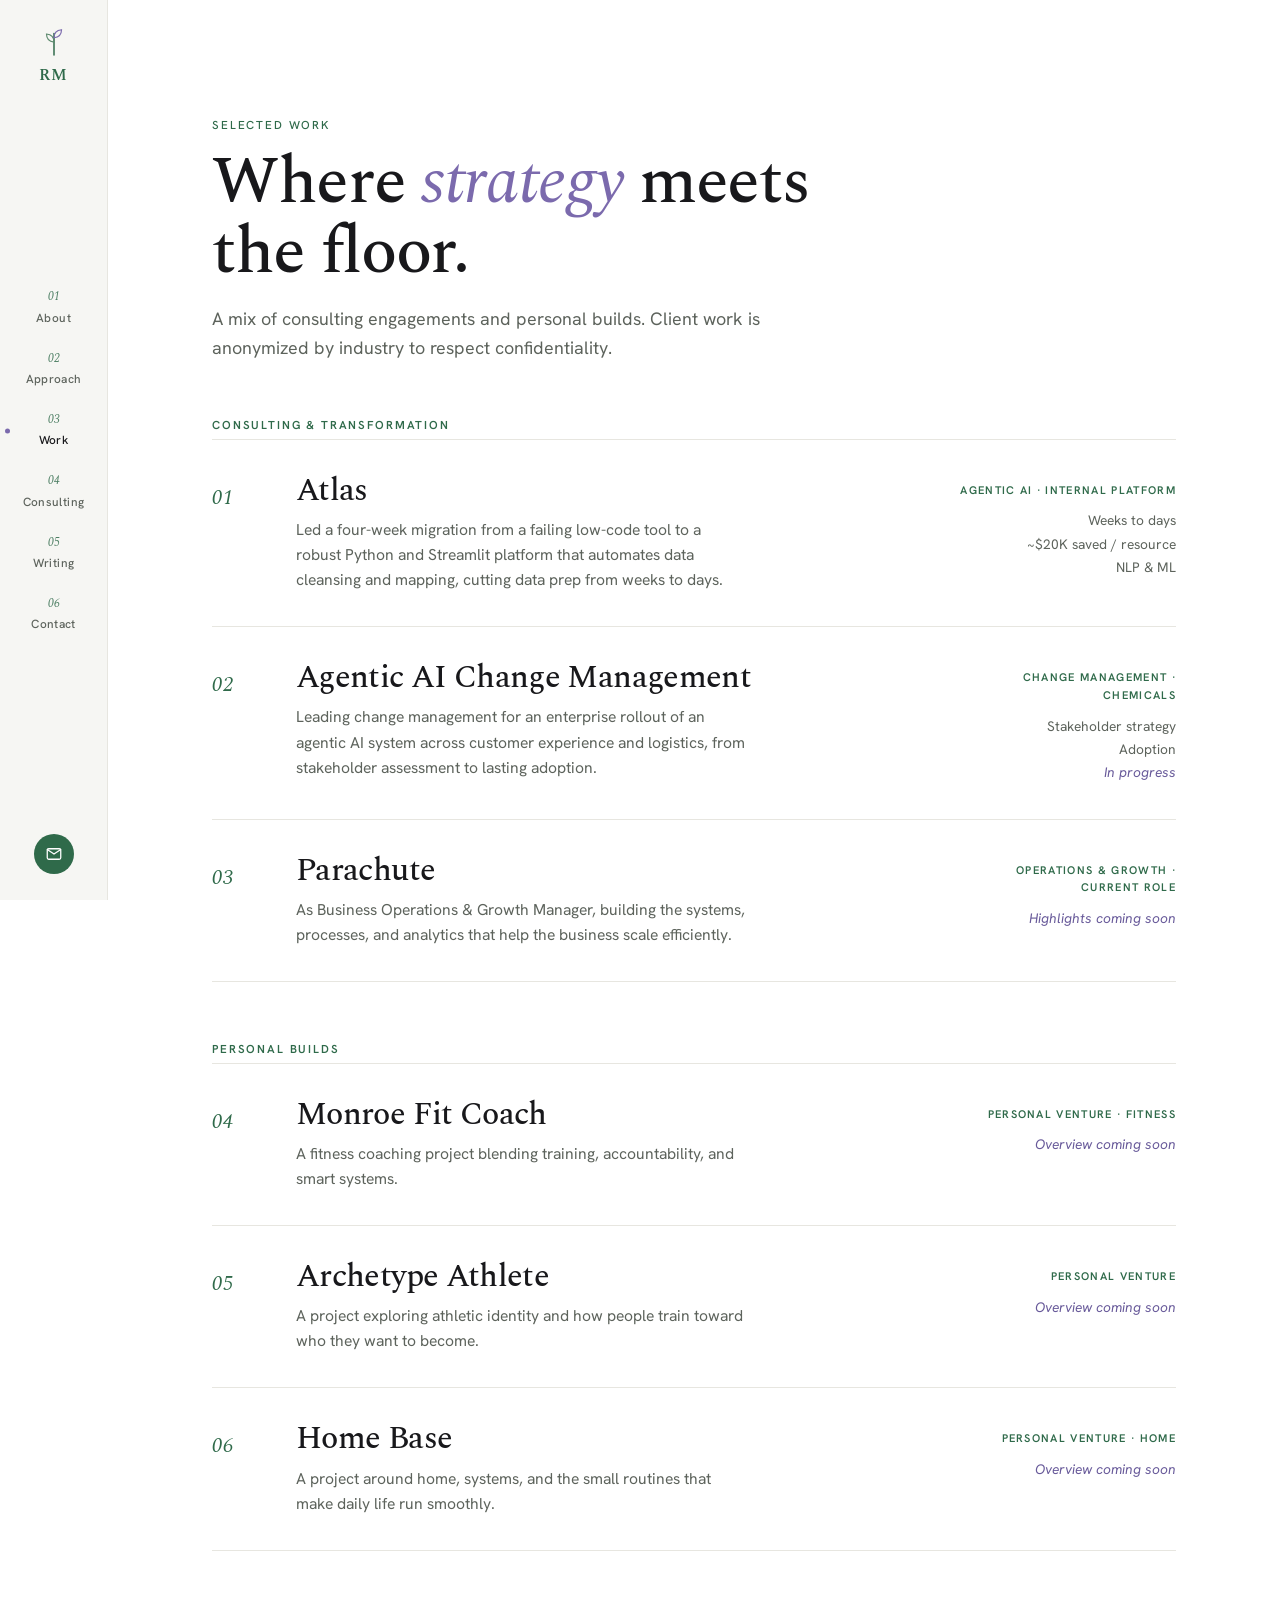
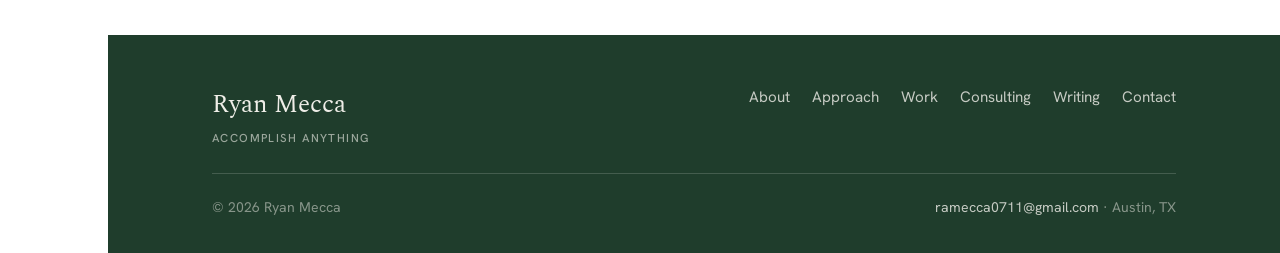
<file: work.html>
<!DOCTYPE html>
<html lang="en">
<head>
<meta charset="UTF-8" />
<meta name="viewport" content="width=device-width, initial-scale=1.0" />
<title>Work | Ryan Mecca</title>
<meta name="description" content="Selected work by Ryan Mecca: consulting engagements and personal builds. Client work anonymized by industry." />
<link rel="preconnect" href="https://fonts.googleapis.com" />
<link rel="preconnect" href="https://fonts.gstatic.com" crossorigin />
<link href="https://fonts.googleapis.com/css2?family=Spectral:ital,wght@0,300;0,400;0,500;0,600;1,400;1,500&family=Hanken+Grotesk:wght@300..600&display=swap" rel="stylesheet" />
<link rel="stylesheet" href="styles.css" />
</head>
<body>
<main class="page">
  <section>
    <div class="inner">
      <div class="phead sr">
        <span class="kicker label">Selected Work</span>
        <h1>Where <em>strategy</em> meets the floor.</h1>
        <p>A mix of consulting engagements and personal builds. Client work is anonymized by industry to
        respect confidentiality.</p>
      </div>

      <p class="egroup sr" style="margin-top:54px">Consulting &amp; transformation</p>
      <div class="elist">
        <div class="eitem sr">
          <div class="enum">01</div>
          <div>
            <h3>Atlas</h3>
            <p class="edesc">Led a four-week migration from a failing low-code tool to a robust Python and
            Streamlit platform that automates data cleansing and mapping, cutting data prep from weeks to days.</p>
          </div>
          <div class="emeta">
            <div class="ecat">Agentic AI · Internal platform</div>
            <div class="estats">Weeks to days<br>~$20K saved / resource<br>NLP &amp; ML</div>
          </div>
        </div>
        <div class="eitem sr">
          <div class="enum">02</div>
          <div>
            <h3>Agentic AI Change Management</h3>
            <p class="edesc">Leading change management for an enterprise rollout of an agentic AI system
            across customer experience and logistics, from stakeholder assessment to lasting adoption.</p>
          </div>
          <div class="emeta">
            <div class="ecat">Change management · Chemicals</div>
            <div class="estats">Stakeholder strategy<br>Adoption<br><em>In progress</em></div>
          </div>
        </div>
        <div class="eitem sr">
          <div class="enum">03</div>
          <div>
            <h3>Parachute</h3>
            <p class="edesc">As Business Operations &amp; Growth Manager, building the systems, processes, and
            analytics that help the business scale efficiently.</p>
          </div>
          <div class="emeta">
            <div class="ecat">Operations &amp; growth · Current role</div>
            <div class="estats"><em>Highlights coming soon</em></div>
          </div>
        </div>
      </div>

      <p class="egroup second sr">Personal builds</p>
      <div class="elist">
        <div class="eitem sr">
          <div class="enum">04</div>
          <div>
            <h3>Monroe Fit Coach</h3>
            <p class="edesc">A fitness coaching project blending training, accountability, and smart systems.</p>
          </div>
          <div class="emeta">
            <div class="ecat">Personal venture · Fitness</div>
            <div class="estats"><em>Overview coming soon</em></div>
          </div>
        </div>
        <div class="eitem sr">
          <div class="enum">05</div>
          <div>
            <h3>Archetype Athlete</h3>
            <p class="edesc">A project exploring athletic identity and how people train toward who they want
            to become.</p>
          </div>
          <div class="emeta">
            <div class="ecat">Personal venture</div>
            <div class="estats"><em>Overview coming soon</em></div>
          </div>
        </div>
        <div class="eitem sr">
          <div class="enum">06</div>
          <div>
            <h3>Home Base</h3>
            <p class="edesc">A project around home, systems, and the small routines that make daily life run
            smoothly.</p>
          </div>
          <div class="emeta">
            <div class="ecat">Personal venture · Home</div>
            <div class="estats"><em>Overview coming soon</em></div>
          </div>
        </div>
      </div>
    </div>
  </section>
</main>
<script src="site.js"></script>
</body>
</html>
</file>
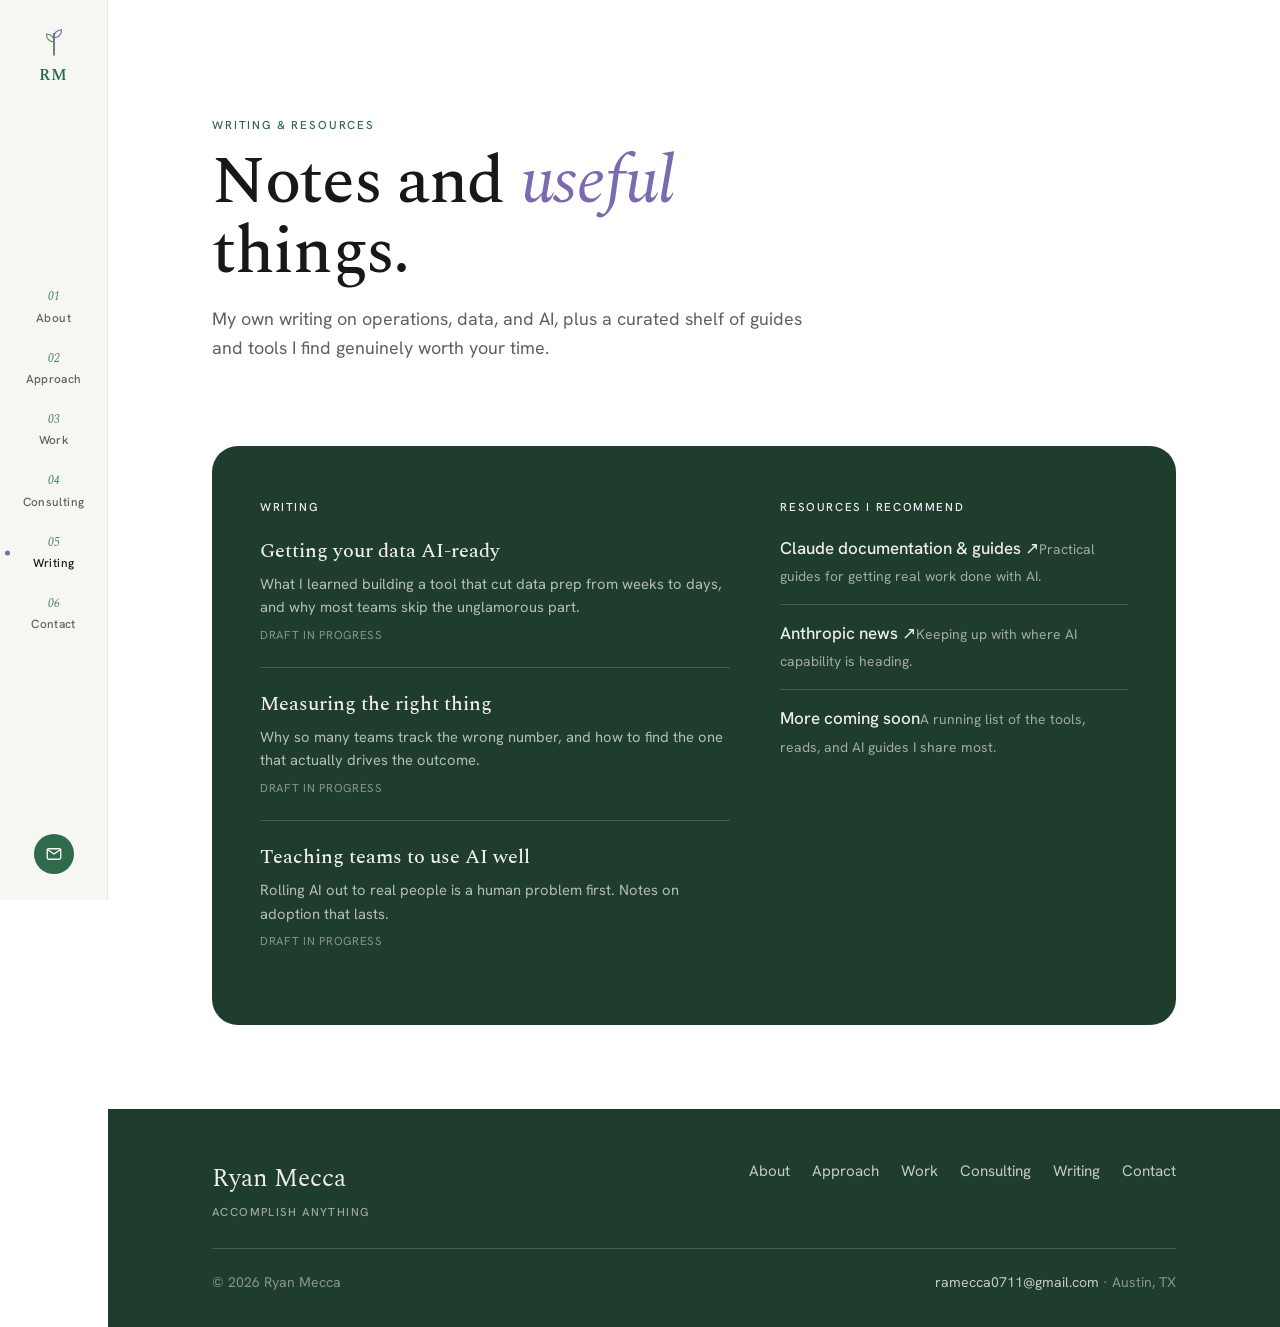
<file: writing.html>
<!DOCTYPE html>
<html lang="en">
<head>
<meta charset="UTF-8" />
<meta name="viewport" content="width=device-width, initial-scale=1.0" />
<title>Writing &amp; Resources | Ryan Mecca</title>
<meta name="description" content="Ryan Mecca's writing on operations, data, and AI, plus a curated shelf of guides and tools worth your time." />
<link rel="preconnect" href="https://fonts.googleapis.com" />
<link rel="preconnect" href="https://fonts.gstatic.com" crossorigin />
<link href="https://fonts.googleapis.com/css2?family=Spectral:ital,wght@0,300;0,400;0,500;0,600;1,400;1,500&family=Hanken+Grotesk:wght@300..600&display=swap" rel="stylesheet" />
<link rel="stylesheet" href="styles.css" />
</head>
<body>
<main class="page">
  <section>
    <div class="inner">
      <div class="phead sr">
        <span class="kicker label">Writing &amp; Resources</span>
        <h1>Notes and <em>useful</em> things.</h1>
        <p>My own writing on operations, data, and AI, plus a curated shelf of guides and tools I find
        genuinely worth your time.</p>
      </div>
    </div>
  </section>
  <section style="padding-top:0">
    <div class="inner">
      <div class="band-green sr">
        <div class="wr-grid">
          <div class="wr-col">
            <h4>Writing</h4>
            <article class="post"><h5>Getting your data AI-ready</h5><p>What I learned building a tool that cut data prep from weeks to days, and why most teams skip the unglamorous part.</p><span class="meta">Draft in progress</span></article>
            <article class="post"><h5>Measuring the right thing</h5><p>Why so many teams track the wrong number, and how to find the one that actually drives the outcome.</p><span class="meta">Draft in progress</span></article>
            <article class="post"><h5>Teaching teams to use AI well</h5><p>Rolling AI out to real people is a human problem first. Notes on adoption that lasts.</p><span class="meta">Draft in progress</span></article>
          </div>
          <div class="wr-col">
            <h4>Resources I recommend</h4>
            <a class="res" href="https://docs.claude.com" target="_blank" rel="noopener"><span class="rt">Claude documentation &amp; guides ↗</span><span class="rd">Practical guides for getting real work done with AI.</span></a>
            <a class="res" href="https://www.anthropic.com/news" target="_blank" rel="noopener"><span class="rt">Anthropic news ↗</span><span class="rd">Keeping up with where AI capability is heading.</span></a>
            <a class="res" href="contact.html"><span class="rt">More coming soon</span><span class="rd">A running list of the tools, reads, and AI guides I share most.</span></a>
          </div>
        </div>
      </div>
    </div>
  </section>
</main>
<script src="site.js"></script>
</body>
</html>
</file>
<file: styles.css>
:root {
  --bg: #ffffff;
  --paper: #f6f6f3;
  --paper-2: #ecebe4;
  --ink: #18181b;
  --muted: #5d635c;
  --sage: #2f6a4a;
  --sage-700: #23503a;
  --sage-soft: #e6efe9;
  --lav: #7b6aad;
  --lav-700: #685a9a;
  --lav-soft: #efebf6;
  --dark: #1f3d2c;
  --line: #e7e6e0;
  --radius: 18px;
  --radius-lg: 26px;
  --rail: 108px;
  --maxw: 1060px;
}
* { margin: 0; padding: 0; box-sizing: border-box; }
html { scroll-behavior: smooth; }
body { background: var(--bg); color: var(--ink); font-family: "Hanken Grotesk", sans-serif; font-size: 17px; line-height: 1.6; -webkit-font-smoothing: antialiased; overflow-x: hidden; }
::selection { background: var(--lav-soft); color: var(--lav-700); }
a { color: inherit; text-decoration: none; }
img { max-width: 100%; display: block; }
.serif { font-family: "Spectral", serif; }
.label { font-weight: 500; font-size: 0.72rem; letter-spacing: 0.16em; text-transform: uppercase; }

/* ---------- SIDE RAIL ---------- */
#rail {
  position: fixed; top: 0; left: 0; bottom: 0; width: var(--rail); z-index: 100;
  background: var(--paper); border-right: 1px solid var(--line);
  display: flex; flex-direction: column; align-items: center; padding: 26px 0;
}
.rail-logo { display: flex; flex-direction: column; align-items: center; gap: 7px; }
.rail-logo svg { width: 24px; height: 30px; }
.rail-logo .rm { font-family: "Spectral", serif; font-weight: 600; font-size: 1rem; color: var(--sage); letter-spacing: 0.04em; }
.rail-nav { flex: 1; display: flex; flex-direction: column; justify-content: center; gap: 22px; }
.rail-nav a { display: flex; flex-direction: column; align-items: center; gap: 2px; color: var(--muted); transition: color .2s ease; position: relative; }
.rail-nav a .rn-n { font-family: "Spectral", serif; font-style: italic; font-size: 0.72rem; color: var(--sage); opacity: .85; }
.rail-nav a .rn-l { font-size: 0.74rem; font-weight: 500; letter-spacing: 0.03em; }
.rail-nav a:hover { color: var(--ink); }
.rail-nav a.active { color: var(--ink); }
.rail-nav a.active::before { content: ""; position: absolute; left: -18px; top: 50%; transform: translateY(-50%); width: 5px; height: 5px; border-radius: 50%; background: var(--lav); }
.rail-cta { width: 40px; height: 40px; border-radius: 50%; background: var(--sage); color: #fff; display: flex; align-items: center; justify-content: center; transition: background .2s ease; }
.rail-cta:hover { background: var(--sage-700); }
.rail-cta svg { width: 18px; height: 18px; }
.rail-toggle { display: none; }

/* ---------- PAGE SHELL ---------- */
.page { margin-left: var(--rail); }
.inner { max-width: var(--maxw); margin: 0 auto; padding: 0 48px; }
.page > section, .page > .band { padding: 84px 0; }
.page > section:first-child { padding-top: 116px; }

.phead { max-width: 60ch; }
.phead .kicker { color: var(--sage); margin-bottom: 14px; display: block; }
.phead h1 { font-family: "Spectral", serif; font-weight: 500; font-size: clamp(2.5rem, 5.2vw, 4.2rem); letter-spacing: -0.02em; line-height: 1.04; }
.phead h1 em { font-style: italic; font-weight: 400; color: var(--lav); }
.phead p { color: var(--muted); margin-top: 18px; font-size: 1.12rem; }

.sec-head { margin-bottom: 44px; max-width: 56ch; }
.sec-head .kicker { color: var(--sage); margin-bottom: 12px; display: block; }
.sec-head h2 { font-family: "Spectral", serif; font-weight: 500; font-size: clamp(1.8rem, 3.4vw, 2.45rem); letter-spacing: -0.015em; line-height: 1.12; }
.sec-head h2 em { font-style: italic; font-weight: 400; color: var(--lav); }
.sec-head p { color: var(--muted); margin-top: 14px; font-size: 1.06rem; }

/* reveal */
.sr { opacity: 0; transform: translateY(20px); transition: opacity .7s ease, transform .7s cubic-bezier(.2,.7,.2,1); }
.sr.in { opacity: 1; transform: translateY(0); }

/* buttons */
.btn { padding: 14px 28px; border-radius: 100px; font-weight: 500; font-size: 0.96rem; display: inline-flex; align-items: center; gap: 9px; transition: background .25s ease, color .25s ease, border-color .25s ease, transform .2s ease; }
.btn-primary { background: var(--sage); color: #fff; box-shadow: 0 8px 22px rgba(93,125,104,0.26); }
.btn-primary:hover { background: var(--sage-700); transform: translateY(-1px); }
.btn-ghost { color: var(--ink); border: 1px solid var(--line); }
.btn-ghost:hover { border-color: var(--sage); }

/* ---------- HERO ---------- */
.hero { padding-top: 116px; }
.hero-grid { display: grid; grid-template-columns: 1.1fr 0.9fr; gap: 56px; align-items: center; }
.hi { color: var(--sage); margin-bottom: 18px; }
.hero h1 { font-family: "Spectral", serif; font-weight: 500; font-size: clamp(2.5rem, 4.6vw, 4rem); line-height: 1.07; letter-spacing: -0.015em; }
.hero h1 em { font-style: italic; font-weight: 400; color: var(--lav); }
.hero-sub { margin-top: 22px; max-width: 44ch; font-size: 1.12rem; color: var(--muted); }
.hero-actions { margin-top: 32px; display: flex; gap: 14px; flex-wrap: wrap; align-items: center; }
.portrait { position: relative; }
.portrait .frame { aspect-ratio: 4 / 5; border-radius: var(--radius-lg); overflow: hidden; background: linear-gradient(155deg, var(--paper), var(--lav-soft)); display: flex; flex-direction: column; align-items: center; justify-content: center; gap: 10px; box-shadow: 0 30px 60px rgba(24,24,27,0.10); }
.portrait .frame .mono { font-family: "Spectral", serif; font-size: 3.4rem; color: var(--sage); opacity: 0.55; }
.portrait .frame .hint { color: var(--muted); font-size: 0.86rem; }
.portrait .badge { position: absolute; left: -22px; bottom: 30px; background: #fff; border: 1px solid var(--line); border-radius: 100px; padding: 10px 18px; display: flex; align-items: center; gap: 10px; box-shadow: 0 12px 28px rgba(24,24,27,0.10); font-size: 0.9rem; font-weight: 500; }
.portrait .badge .dot { width: 9px; height: 9px; border-radius: 50%; background: var(--lav); }
.proof { margin-top: 52px; display: flex; flex-wrap: wrap; gap: 10px 26px; color: var(--muted); font-size: 0.9rem; align-items: center; }
.proof b { color: var(--ink); font-weight: 600; }
.proof .sep { width: 4px; height: 4px; border-radius: 50%; background: var(--line); }
.home-teaser { margin-top: 18px; }
.home-teaser a { color: var(--sage-700); font-weight: 500; border-bottom: 1px solid var(--sage-soft); }

/* ---------- THESIS (home) ---------- */
.thesis-sec .kicker { color: var(--sage); display: block; margin-bottom: 16px; }
.thesis { font-family: "Spectral", serif; font-weight: 400; font-size: clamp(1.55rem, 3vw, 2.4rem); line-height: 1.3; letter-spacing: -0.015em; max-width: 30ch; }
.thesis em { font-style: italic; color: var(--lav); }
.thesis-foot { color: var(--muted); margin-top: 24px; max-width: 50ch; font-size: 1.08rem; }

/* ---------- WAYS ---------- */
.ways-grid { display: grid; grid-template-columns: 1fr 1fr; gap: 22px; }
.way { background: var(--paper); border: 1px solid var(--line); border-radius: var(--radius-lg); padding: 36px 34px; }
.way .ic { width: 46px; height: 46px; border-radius: 14px; display: flex; align-items: center; justify-content: center; margin-bottom: 18px; }
.way.a .ic { background: var(--sage-soft); color: var(--sage-700); }
.way.b .ic { background: var(--lav-soft); color: var(--lav-700); }
.way .ic svg { width: 24px; height: 24px; }
.way h3 { font-family: "Spectral", serif; font-weight: 500; font-size: 1.5rem; margin-bottom: 10px; }
.way p { color: var(--muted); }
.way .tag { display: inline-block; margin-top: 15px; font-size: 0.82rem; padding: 5px 13px; border-radius: 100px; font-weight: 500; }
.way.a .tag { color: var(--sage-700); background: var(--sage-soft); }
.way.b .tag { color: var(--lav-700); background: var(--lav-soft); }

/* ---------- APPROACH PILLARS ---------- */
.pillars { display: grid; grid-template-columns: repeat(3, 1fr); gap: 22px; }
.pillar { background: var(--bg); border: 1px solid var(--line); border-radius: var(--radius); padding: 32px 28px; }
.pillar .pn { font-family: "Spectral", serif; font-style: italic; color: var(--sage); font-size: 1.15rem; }
.pillar h3 { font-family: "Spectral", serif; font-weight: 500; font-size: 1.4rem; margin: 10px 0 10px; }
.pillar p { color: var(--muted); font-size: 0.96rem; }
@media (max-width: 820px) { .pillars { grid-template-columns: 1fr; } }

/* ---------- ABOUT ---------- */
.about-grid { display: grid; grid-template-columns: 1.3fr 0.7fr; gap: 52px; align-items: start; }
.about-lead { font-family: "Spectral", serif; font-weight: 400; font-size: clamp(1.4rem,2.4vw,1.85rem); line-height: 1.42; letter-spacing: -0.01em; }
.about-lead b { font-weight: 500; color: var(--lav); }
.about-body { color: var(--muted); margin-top: 22px; }
.about-body p + p { margin-top: 14px; }
.about-card { background: var(--paper); border: 1px solid var(--line); border-radius: var(--radius); padding: 28px; }
.about-card h4 { font-size: 0.72rem; letter-spacing: 0.14em; text-transform: uppercase; color: var(--sage); margin-bottom: 16px; font-weight: 500; }
.about-card li { list-style: none; padding: 11px 0; border-bottom: 1px solid var(--line); display: flex; justify-content: space-between; gap: 14px; font-size: 0.94rem; }
.about-card li:last-child { border-bottom: none; }
.about-card li span:first-child { color: var(--muted); }
.about-card li span:last-child { font-weight: 500; text-align: right; }

/* ---------- WORK CARDS ---------- */
.work-sub { color: var(--sage); font-weight: 500; letter-spacing: 0.1em; text-transform: uppercase; font-size: 0.72rem; margin: 0 0 20px; }
.cards { display: grid; grid-template-columns: repeat(3, 1fr); gap: 20px; }
.cards + .work-sub { margin-top: 50px; }
.card { background: var(--bg); border: 1px solid var(--line); border-radius: var(--radius); padding: 28px 26px; display: flex; flex-direction: column; gap: 13px; transition: transform .3s ease, box-shadow .3s ease; min-height: 235px; }
.card:hover { transform: translateY(-5px); box-shadow: 0 18px 38px rgba(24,24,27,0.09); }
.card .tag { font-size: 0.69rem; letter-spacing: 0.1em; text-transform: uppercase; color: var(--sage); font-weight: 500; }
.card h3 { font-family: "Spectral", serif; font-weight: 500; font-size: 1.45rem; line-height: 1.08; }
.card p { font-size: 0.94rem; color: var(--muted); flex: 1; }
.card .chips { display: flex; flex-wrap: wrap; gap: 6px; }
.card .metric { font-size: 0.73rem; background: var(--paper-2); color: var(--sage-700); padding: 4px 10px; border-radius: 100px; }
.card .soon { font-size: 0.73rem; color: var(--muted); border: 1px dashed var(--line); padding: 4px 10px; border-radius: 100px; align-self: flex-start; }

/* ---------- SERVICES ---------- */
.svc-grid { display: grid; grid-template-columns: repeat(3, 1fr); gap: 18px; }
.svc { background: var(--bg); border: 1px solid var(--line); border-radius: var(--radius); padding: 30px 28px; transition: background .3s ease, transform .3s ease; }
.svc:hover { background: var(--paper); transform: translateY(-3px); }
.svc .n { font-family: "Spectral", serif; font-style: italic; color: var(--sage); font-size: 1.05rem; }
.svc h3 { font-family: "Spectral", serif; font-weight: 500; font-size: 1.25rem; margin: 8px 0 8px; }
.svc p { color: var(--muted); font-size: 0.93rem; }

/* ---------- WRITING (dark band) ---------- */
.band-green { background: var(--dark); color: #efeee8; border-radius: var(--radius-lg); padding: 52px 48px; }
.band-green .sec-head .kicker { color: var(--lav-soft); }
.band-green .sec-head h2 { color: #fbfbf8; }
.band-green .sec-head h2 em { color: var(--lav-soft); }
.wr-grid { display: grid; grid-template-columns: 1.15fr 0.85fr; gap: 50px; align-items: start; }
.wr-col h4 { font-size: 0.72rem; letter-spacing: 0.14em; text-transform: uppercase; color: var(--lav-soft); margin-bottom: 18px; font-weight: 500; }
.post { padding: 20px 0; border-top: 1px solid rgba(239,238,232,0.18); }
.post:first-of-type { border-top: none; padding-top: 0; }
.post h5 { font-family: "Spectral", serif; font-weight: 500; font-size: 1.25rem; margin-bottom: 5px; }
.post p { font-size: 0.92rem; color: rgba(239,238,232,0.72); }
.post .meta { font-size: 0.72rem; letter-spacing: 0.06em; text-transform: uppercase; color: rgba(239,238,232,0.5); margin-top: 7px; display: inline-block; }
.res { display: block; padding: 15px 0; border-top: 1px solid rgba(239,238,232,0.18); transition: color .2s; }
.res:first-of-type { border-top: none; padding-top: 0; }
.res:hover .rt { color: #fff; }
.res .rt { font-weight: 500; }
.res .rd { font-size: 0.87rem; color: rgba(239,238,232,0.62); margin-top: 3px; }

/* ---------- CONTACT ---------- */
.contact-grid { display: grid; grid-template-columns: 1fr 1.1fr; gap: 52px; align-items: start; }
.contact-direct .label { color: var(--muted); display: block; margin-bottom: 6px; }
.contact-direct a { font-family: "Spectral", serif; font-size: 1.3rem; color: var(--ink); border-bottom: 1px solid var(--sage); }
form { display: grid; gap: 15px; }
.field { display: grid; gap: 7px; }
.field .label { color: var(--muted); }
.field input, .field textarea, .field select { background: var(--bg); border: 1px solid var(--line); border-radius: 12px; padding: 13px 15px; font-family: inherit; font-size: 1rem; color: var(--ink); transition: border-color .2s ease, box-shadow .2s ease; }
.field input:focus, .field textarea:focus, .field select:focus { outline: none; border-color: var(--sage); box-shadow: 0 0 0 3px rgba(93,125,104,0.15); }
.field textarea { resize: vertical; min-height: 130px; }
.form-row { display: grid; grid-template-columns: 1fr 1fr; gap: 15px; }
form button { justify-self: start; background: var(--sage); color: #fff; border: none; padding: 14px 32px; border-radius: 100px; font-family: inherit; font-size: 0.98rem; font-weight: 500; cursor: pointer; transition: background .25s ease; }
form button:hover { background: var(--sage-700); }
.form-note { font-size: 0.84rem; color: var(--muted); }

/* ---------- FOOTER ---------- */
#site-foot { margin-left: var(--rail); background: var(--dark); color: #efeee8; padding: 50px 0 34px; }
#site-foot .inner { display: flex; flex-direction: column; gap: 22px; }
.foot-row { display: flex; justify-content: space-between; align-items: flex-start; gap: 26px; flex-wrap: wrap; padding-bottom: 26px; border-bottom: 1px solid rgba(239,238,232,0.18); }
.foot-brand .name { font-family: "Spectral", serif; font-size: 1.55rem; }
.foot-brand .tag { color: rgba(239,238,232,0.6); margin-top: 4px; letter-spacing: 0.12em; }
.foot-nav { display: flex; gap: 22px; flex-wrap: wrap; }
.foot-nav a { color: rgba(239,238,232,0.8); transition: color .2s; font-size: 0.95rem; }
.foot-nav a:hover { color: #fff; }
.foot-meta { display: flex; justify-content: space-between; gap: 14px; flex-wrap: wrap; color: rgba(239,238,232,0.5); font-size: 0.88rem; }
.foot-meta a { color: rgba(239,238,232,0.8); }

/* ---------- SERVICES / CONSULTING PAGE ---------- */
.svc-points { list-style: none; margin-top: 2px; display: grid; gap: 11px; }
.svc-points li { display: flex; gap: 11px; align-items: flex-start; font-size: 0.95rem; }
.svc-points li::before { content: ""; flex: none; width: 7px; height: 7px; border-radius: 50%; background: var(--sage); margin-top: 8px; }
.freecall { border-left: 2px solid var(--lav); padding: 6px 0 6px 26px; display: flex; justify-content: space-between; align-items: center; gap: 24px; flex-wrap: wrap; margin-bottom: 14px; }
.freecall .fc-t { font-family: "Spectral", serif; font-size: 1.4rem; font-weight: 500; color: var(--ink); }
.freecall p { color: var(--muted); font-size: 0.94rem; margin-top: 4px; max-width: 52ch; }
.tiers { display: grid; grid-template-columns: repeat(3, 1fr); gap: 20px; }
.tier { background: var(--bg); border: 1px solid var(--line); border-radius: var(--radius-lg); padding: 34px 30px; display: flex; flex-direction: column; transition: transform .3s ease, box-shadow .3s ease; }
.tier:hover { transform: translateY(-4px); box-shadow: 0 18px 38px rgba(24,24,27,0.08); }
.tier .tname { font-family: "Spectral", serif; font-weight: 500; font-size: 1.5rem; }
.tier .price { color: var(--sage-700); font-weight: 600; margin: 8px 0 18px; }
.tier .tdesc { color: var(--muted); font-size: 0.95rem; flex: 1; }
.tier .ideal { margin-top: 20px; padding-top: 18px; border-top: 1px solid var(--line); }
.tier .ideal .lbl { font-size: 0.68rem; letter-spacing: 0.12em; text-transform: uppercase; color: var(--sage); font-weight: 500; margin-bottom: 6px; display: block; }
.tier .ideal p { color: var(--muted); font-size: 0.89rem; }
.selective-note { margin-top: 30px; color: var(--muted); font-style: italic; font-family: "Spectral", serif; font-size: 1.12rem; max-width: 56ch; line-height: 1.45; }
@media (max-width: 860px) { .tiers { grid-template-columns: 1fr; } .freecall { flex-direction: column; align-items: flex-start; } }

/* ---------- EDITORIAL LAYOUTS ---------- */
.egroup { font-size: 0.72rem; letter-spacing: 0.16em; text-transform: uppercase; color: var(--sage); font-weight: 600; margin: 0 0 4px; }
.egroup.second { margin-top: 58px; }
.eitem { display: grid; grid-template-columns: 54px minmax(0,1fr) 220px; gap: 30px; padding: 34px 0; border-top: 1px solid var(--line); align-items: start; transition: padding-left .3s ease; }
.elist .eitem:last-child { border-bottom: 1px solid var(--line); }
.eitem:hover { padding-left: 12px; }
.eitem .enum { font-family: "Spectral", serif; font-style: italic; font-size: 1.3rem; color: var(--sage); padding-top: 8px; }
.eitem h3 { font-family: "Spectral", serif; font-weight: 500; font-size: clamp(1.5rem, 2.6vw, 2rem); line-height: 1.04; letter-spacing: -0.02em; transition: color .25s ease; }
.eitem:hover h3 { color: var(--lav); }
.eitem .edesc { color: var(--muted); margin-top: 10px; max-width: 50ch; font-size: 0.98rem; }
.eitem .emeta { text-align: right; padding-top: 8px; }
.eitem .ecat { font-size: 0.69rem; letter-spacing: 0.12em; text-transform: uppercase; color: var(--sage); font-weight: 600; }
.eitem .estats { margin-top: 10px; color: var(--muted); font-size: 0.86rem; line-height: 1.7; }
.eitem .estats em { font-style: italic; color: var(--lav-700); }

.numlist .nrow { display: grid; grid-template-columns: 150px 1fr; gap: 34px; padding: 42px 0; border-top: 1px solid var(--line); align-items: start; }
.numlist .nrow:last-child { border-bottom: 1px solid var(--line); }
.numlist .bignum { font-family: "Spectral", serif; font-weight: 400; font-size: clamp(3.2rem, 7vw, 5.4rem); line-height: 0.75; color: #c4dccd; }
.numlist .ntext h3 { font-family: "Spectral", serif; font-weight: 500; font-size: 1.55rem; margin-bottom: 10px; }
.numlist .ntext p { color: var(--muted); max-width: 56ch; }

.ways-ed { display: grid; grid-template-columns: 1fr 1fr; gap: 44px; margin-top: 6px; }
.way-ed { border-top: 2px solid var(--ink); padding-top: 22px; }
.way-ed.b { border-top-color: var(--lav); }
.way-ed .wlabel { font-size: 0.72rem; letter-spacing: 0.14em; text-transform: uppercase; font-weight: 600; margin-bottom: 12px; }
.way-ed.a .wlabel { color: var(--sage); }
.way-ed.b .wlabel { color: var(--lav-700); }
.way-ed h3 { font-family: "Spectral", serif; font-weight: 500; font-size: 1.5rem; margin-bottom: 10px; }
.way-ed p { color: var(--muted); }

.tier-list { margin-top: 4px; }
.trow { display: grid; grid-template-columns: 1fr 200px; gap: 36px; padding: 32px 0; border-top: 1px solid var(--line); align-items: start; }
.tier-list .trow:last-child { border-bottom: 1px solid var(--line); }
.trow .tname { font-family: "Spectral", serif; font-weight: 500; font-size: 1.6rem; }
.trow .tdesc { color: var(--muted); margin-top: 8px; max-width: 56ch; font-size: 0.96rem; }
.trow .tideal { margin-top: 12px; font-size: 0.9rem; color: var(--muted); max-width: 56ch; }
.trow .tideal b { display: block; color: var(--sage); font-weight: 600; font-size: 0.68rem; letter-spacing: 0.12em; text-transform: uppercase; margin-bottom: 3px; }
.trow .tprice { text-align: right; font-family: "Spectral", serif; font-size: 1.4rem; color: var(--sage-700); font-weight: 500; }
.trow .tprice small { display: block; font-family: "Hanken Grotesk", sans-serif; font-size: 0.66rem; letter-spacing: 0.1em; text-transform: uppercase; color: var(--muted); margin-bottom: 5px; font-weight: 600; }

.help-block h4 { font-size: 0.72rem; letter-spacing: 0.14em; text-transform: uppercase; color: var(--sage); margin-bottom: 16px; font-weight: 600; }

.glance h4 { font-size: 0.72rem; letter-spacing: 0.14em; text-transform: uppercase; color: var(--sage); margin-bottom: 8px; font-weight: 600; }
.glance ul { list-style: none; }
.glance li { display: flex; justify-content: space-between; gap: 14px; padding: 13px 0; border-bottom: 1px solid var(--line); font-size: 0.95rem; }
.glance li:first-child { border-top: 1px solid var(--line); }
.glance li span:first-child { color: var(--muted); }
.glance li span:last-child { font-weight: 500; text-align: right; }

/* ---------- RESPONSIVE ---------- */
@media (max-width: 980px) { .cards, .svc-grid { grid-template-columns: 1fr 1fr; } .about-grid, .contact-grid, .wr-grid, .ways-grid { grid-template-columns: 1fr; gap: 36px; } }
@media (max-width: 860px) {
  :root { --rail: 0px; }
  #rail { flex-direction: row; bottom: auto; height: 62px; width: 100%; padding: 0 22px; justify-content: space-between; align-items: center; }
  .rail-nav { position: fixed; top: 62px; left: 0; right: 0; background: var(--paper); border-bottom: 1px solid var(--line); flex-direction: column; justify-content: flex-start; gap: 0; padding: 8px 22px 18px; transform: translateY(-12px); opacity: 0; pointer-events: none; transition: opacity .25s ease, transform .25s ease; }
  body.menu-open .rail-nav { opacity: 1; transform: translateY(0); pointer-events: auto; }
  .rail-nav a { flex-direction: row; gap: 10px; justify-content: flex-start; padding: 13px 0; border-bottom: 1px solid var(--line); width: 100%; }
  .rail-nav a.active::before { display: none; }
  .rail-cta { display: none; }
  .rail-toggle { display: inline-flex; background: none; border: none; color: var(--ink); cursor: pointer; padding: 8px; }
  .rail-toggle svg { width: 24px; height: 24px; }
  .page { margin-left: 0; padding-top: 62px; }
  #site-foot { margin-left: 0; }
  .hero { padding-top: 40px; }
  .page > section:first-child { padding-top: 56px; }
  .hero-grid { grid-template-columns: 1fr; gap: 38px; }
  .portrait { max-width: 360px; } .portrait .badge { left: 14px; }
  .inner { padding: 0 26px; }
  .band-green { padding: 40px 28px; }
}
@media (max-width: 560px) { .cards, .svc-grid { grid-template-columns: 1fr; } .form-row { grid-template-columns: 1fr; } }
@media (max-width: 860px) {
  .eitem { grid-template-columns: 1fr; gap: 8px; padding: 28px 0; }
  .eitem .enum { padding-top: 0; }
  .eitem .emeta { text-align: left; padding-top: 6px; }
  .numlist .nrow { grid-template-columns: 1fr; gap: 8px; padding: 30px 0; }
  .numlist .bignum { font-size: 3rem; }
  .ways-ed { grid-template-columns: 1fr; gap: 30px; }
  .trow { grid-template-columns: 1fr; gap: 10px; padding: 28px 0; }
  .trow .tprice { text-align: left; }
}

/* ---------- SIMPLE / ACCORDION HOME ---------- */
.simple { width: 100%; max-width: 1200px; margin: 0 auto; padding: 0 clamp(22px, 5vw, 56px) 80px; }
.simple-top { display: flex; align-items: center; justify-content: space-between; gap: 12px; flex-wrap: wrap; padding: 26px 0 0; }
.simple-top .brand-mini { display: flex; align-items: center; gap: 11px; }
.top-cta { padding: 11px 22px; font-size: 0.9rem; }
.simple-top svg { width: 22px; height: 28px; }
.simple-top .name { font-family: "Spectral", serif; font-weight: 500; font-size: 1.2rem; }
.simple-hero { padding: 54px 0 10px; }
.simple-hero .hi { color: var(--sage); margin-bottom: 16px; }
.simple-hero h1 { font-family: "Spectral", serif; font-weight: 500; font-size: clamp(2.4rem, 5.2vw, 4.2rem); line-height: 1.04; letter-spacing: -0.02em; }
.simple-hero h1 em { font-style: italic; font-weight: 400; color: var(--lav); }
.simple-hero p { color: var(--muted); margin-top: 20px; font-size: 1.13rem; max-width: 50ch; }
.simple-hero .actions { margin-top: 28px; display: flex; gap: 14px; flex-wrap: wrap; }
.split { display: grid; grid-template-columns: 1.5fr 1fr; gap: 60px; align-items: start; border-top: 1px solid var(--line); margin-top: 8px; padding-top: 50px; }
.split-left .ls-lead { font-family: "Spectral", serif; font-weight: 400; font-size: clamp(1.5rem, 2.6vw, 2.05rem); line-height: 1.36; letter-spacing: -0.012em; color: var(--ink); }
.split-left .ls-lead em { font-style: italic; color: var(--lav); }
.split-left p:not(.ls-lead) { color: var(--muted); font-size: clamp(1.06rem, 1.5vw, 1.2rem); line-height: 1.56; margin-top: 20px; }
.split-right .split-photo { width: 100%; max-width: 210px; aspect-ratio: 4 / 5; margin: 0 auto 26px; }
.about-block .ab-head { font-family: "Spectral", serif; font-weight: 500; font-size: 1.55rem; letter-spacing: -0.01em; margin-bottom: 10px; }
.about-block .ab-lead { font-family: "Spectral", serif; font-weight: 400; font-size: 1.14rem; line-height: 1.45; color: var(--ink); margin-bottom: 18px; }
.about-block .svc-points { margin: 4px 0 6px; }
.about-block .svc-points li { font-size: 0.93rem; }
.cv { margin-top: 22px; }
.cv-row { padding: 16px 0; border-top: 1px solid var(--line); }
.cv-row:last-child { border-bottom: 1px solid var(--line); }
.cv-row .cv-k { font-size: 0.68rem; letter-spacing: 0.14em; text-transform: uppercase; color: var(--sage); font-weight: 600; margin-bottom: 5px; }
.cv-row .cv-v { color: var(--ink); font-size: 0.96rem; }
.cv-row .cv-v .sub { display: block; color: var(--muted); font-size: 0.9rem; margin-top: 4px; line-height: 1.5; }
.atable { margin-top: 4px; }
.atable .arow { display: grid; grid-template-columns: 112px 1fr; gap: 16px; padding: 12px 0; border-top: 1px solid var(--line); }
.atable .arow:last-child { border-bottom: 1px solid var(--line); }
.atable .ak { font-size: 0.68rem; letter-spacing: 0.13em; text-transform: uppercase; color: var(--sage); font-weight: 600; padding-top: 3px; }
.atable .av { color: var(--ink); font-size: 0.9rem; line-height: 1.45; }
.atable .av .sub { display: block; color: var(--muted); font-size: 0.86rem; margin-top: 3px; line-height: 1.45; }
.exp { margin-top: 38px; border-top: 1px solid var(--line); padding-top: 30px; }
.exp .egroup { margin-bottom: 18px; }
.exp-cols { display: grid; grid-template-columns: repeat(auto-fit, minmax(160px, 1fr)); gap: 28px; }
.exp-col h4 { font-family: "Spectral", serif; font-weight: 500; font-size: 1.12rem; margin-bottom: 10px; }
.exp-col ul { list-style: none; }
.exp-col li { color: var(--muted); font-size: 0.93rem; padding: 4px 0; line-height: 1.4; }
.photo-ph { width: 150px; aspect-ratio: 1; border-radius: 22px; background: linear-gradient(155deg, var(--paper), var(--lav-soft)); display: flex; flex-direction: column; align-items: center; justify-content: center; gap: 6px; box-shadow: 0 18px 40px rgba(24,24,27,0.08); margin-bottom: 30px; }
.photo-ph .mono { font-family: "Spectral", serif; font-size: 2rem; color: var(--sage); opacity: 0.55; }
.photo-ph .hint { color: var(--muted); font-size: 0.78rem; }
.split-photo.headshot { border-radius: 22px; overflow: hidden; box-shadow: 0 18px 40px rgba(24,24,27,0.10); margin-bottom: 30px; }
.split-photo.headshot img { width: 100%; height: 100%; object-fit: cover; display: block; }
.role-line { color: var(--sage); font-weight: 600; font-size: 0.98rem; margin-top: 14px; }
.contact-sec { border-top: 1px solid var(--line); margin-top: 6px; padding-top: 44px; }
.contact-sec h2 { font-family: "Spectral", serif; font-weight: 500; font-size: clamp(1.7rem, 3.6vw, 2.4rem); letter-spacing: -0.01em; }
.contact-sec h2 em { font-style: italic; font-weight: 400; color: var(--lav); }
.contact-sec .csub { color: var(--muted); margin: 10px 0 28px; max-width: 56ch; }
.contact-grid2 { display: grid; grid-template-columns: 0.72fr 1.28fr; gap: 44px; align-items: start; }
@media (max-width: 820px) {
  .simple-hero { padding-top: 38px; }
  .split { grid-template-columns: 1fr; gap: 34px; padding-top: 40px; }
  .split-right .split-photo { max-width: 240px; }
  .contact-grid2 { grid-template-columns: 1fr; gap: 26px; }
}

.acc { border-top: 1px solid var(--line); }
.acc details { border-bottom: 1px solid var(--line); }
.acc summary { list-style: none; cursor: pointer; padding: 24px 0; display: flex; align-items: center; justify-content: space-between; gap: 18px; }
.acc summary::-webkit-details-marker { display: none; }
.acc .sleft { display: flex; align-items: baseline; gap: 16px; }
.acc .snum { font-family: "Spectral", serif; font-style: italic; color: var(--sage); font-size: 0.95rem; }
.acc .stitle { font-family: "Spectral", serif; font-weight: 500; font-size: clamp(1.35rem, 3.4vw, 1.85rem); letter-spacing: -0.01em; color: var(--ink); transition: color .2s ease; }
.acc summary:hover .stitle { color: var(--sage-700); }
.acc details[open] .stitle { color: var(--lav); }
.acc .plus { position: relative; width: 20px; height: 20px; flex: none; }
.acc .plus::before, .acc .plus::after { content: ""; position: absolute; background: var(--sage); border-radius: 2px; }
.acc .plus::before { width: 16px; height: 2px; top: 9px; left: 2px; }
.acc .plus::after { width: 2px; height: 16px; left: 9px; top: 2px; transition: transform .25s ease; }
.acc details[open] .plus::after { transform: scaleY(0); }
.acc-body { padding: 2px 0 36px; }
.acc-body > *:first-child { margin-top: 0; }
.acc-body .about-lead { font-size: clamp(1.25rem,2.2vw,1.55rem); }
.acc-cta { margin-top: 26px; }

.wlist article { padding: 16px 0; border-bottom: 1px solid var(--line); }
.wlist article:first-child { padding-top: 0; }
.wlist h5 { font-family: "Spectral", serif; font-weight: 500; font-size: 1.2rem; margin-bottom: 4px; }
.wlist p { color: var(--muted); font-size: 0.94rem; }
.wlist .meta-tag { font-size: 0.7rem; letter-spacing: 0.08em; text-transform: uppercase; color: var(--lav-700); margin-top: 6px; display: inline-block; }
.wlist h4 { font-size: 0.72rem; letter-spacing: 0.14em; text-transform: uppercase; color: var(--sage); font-weight: 600; margin: 28px 0 8px; }
.wlist .reslink { display: block; padding: 13px 0; border-bottom: 1px solid var(--line); }
.wlist .reslink:last-child { border-bottom: none; }
.wlist .reslink b { font-weight: 500; }
.wlist .reslink span { display: block; color: var(--muted); font-size: 0.88rem; margin-top: 2px; }

.simple-foot { border-top: 1px solid var(--line); margin-top: 36px; padding-top: 26px; display: flex; justify-content: space-between; gap: 14px; flex-wrap: wrap; color: var(--muted); font-size: 0.9rem; }
.simple-foot a { color: var(--ink); }

/* ---------- PORTFOLIO (folio) ---------- */
.folio-sec { border-top: 1px solid var(--line); margin-top: 6px; padding-top: 44px; }
.folio-head { max-width: 62ch; margin-bottom: 26px; }
.folio-head h2 { font-family: "Spectral", serif; font-weight: 500; font-size: clamp(1.7rem, 3.6vw, 2.4rem); letter-spacing: -0.01em; }
.folio-head h2 em { font-style: italic; font-weight: 400; color: var(--lav); }
.folio-sub { color: var(--muted); margin-top: 10px; font-size: 1.04rem; max-width: 56ch; }
.folio-group { margin: 30px 0 2px; }
.folio-group.second { margin-top: 50px; }
.folist { margin-top: 2px; }
.folio { display: grid; grid-template-columns: minmax(0,1fr) 190px; gap: 30px; padding: 26px 0; border-top: 1px solid var(--line); align-items: start; transition: padding-left .3s ease; }
.folist .folio:last-child { border-bottom: 1px solid var(--line); }
.folio:hover { padding-left: 10px; }
.folio h3 { font-family: "Spectral", serif; font-weight: 500; font-size: clamp(1.3rem, 2.4vw, 1.7rem); line-height: 1.06; letter-spacing: -0.015em; transition: color .25s ease; }
.folio:hover h3 { color: var(--lav); }
.fo-desc { color: var(--muted); margin-top: 8px; max-width: 54ch; font-size: 0.96rem; }
.fo-links { margin-top: 14px; display: flex; flex-wrap: wrap; gap: 10px 16px; align-items: center; }
.fo-links a { font-size: 0.86rem; font-weight: 500; color: var(--sage-700); border-bottom: 1px solid var(--sage-soft); padding-bottom: 1px; transition: border-color .2s ease, color .2s ease; }
.fo-links a:hover { color: var(--sage); border-color: var(--sage); }
.fo-soon { font-size: 0.74rem; color: var(--muted); border: 1px dashed var(--line); padding: 3px 11px; border-radius: 100px; }
.fo-lock { font-size: 0.74rem; color: var(--lav-700); background: var(--lav-soft); padding: 3px 11px; border-radius: 100px; }
.fo-meta { padding-top: 4px; display: flex; flex-direction: column; gap: 6px; align-items: flex-end; text-align: right; }
.fo-cat { font-size: 0.68rem; letter-spacing: 0.12em; text-transform: uppercase; color: var(--sage); font-weight: 600; }
.fo-stack { font-size: 0.82rem; color: var(--muted); }
@media (max-width: 820px) {
  .folio { grid-template-columns: 1fr; gap: 10px; padding: 24px 0; }
  .fo-meta { text-align: left; align-items: flex-start; padding-top: 2px; }
}

/* ---------- PORTFOLIO PAGE ---------- */
.mini-nav { display: flex; align-items: center; gap: 20px; }
.mini-nav a { font-size: 0.9rem; color: var(--muted); font-weight: 500; }
.mini-nav a:hover { color: var(--ink); }
.mini-nav a.on { color: var(--ink); border-bottom: 2px solid var(--lav); padding-bottom: 2px; }
.mini-nav .top-cta { color: #fff; border: none; }
.folio-hero { padding: 48px 0 10px; }
.folio-hero h1 { font-family: "Spectral", serif; font-weight: 500; font-size: clamp(2.2rem, 5vw, 3.6rem); line-height: 1.05; letter-spacing: -0.02em; }
.folio-hero h1 em { font-style: italic; font-weight: 400; color: var(--lav); }
.folio-hero p { color: var(--muted); margin-top: 16px; font-size: 1.1rem; max-width: 54ch; }

.facc { border-top: 1px solid var(--line); margin-top: 4px; }
.fitem { border-bottom: 1px solid var(--line); }
.fitem > summary { list-style: none; cursor: pointer; padding: 22px 0; display: flex; align-items: center; justify-content: space-between; gap: 18px; }
.fitem > summary::-webkit-details-marker { display: none; }
.fsum-left { display: flex; flex-direction: column; gap: 5px; }
.fname { font-family: "Spectral", serif; font-weight: 500; font-size: clamp(1.3rem, 2.6vw, 1.7rem); letter-spacing: -0.01em; color: var(--ink); transition: color .2s ease; }
.fitem > summary:hover .fname { color: var(--sage-700); }
.fitem[open] .fname { color: var(--lav); }
.fcat { font-size: 0.7rem; letter-spacing: 0.1em; text-transform: uppercase; color: var(--sage); font-weight: 600; }
.fitem .plus { position: relative; width: 20px; height: 20px; flex: none; }
.fitem .plus::before, .fitem .plus::after { content: ""; position: absolute; background: var(--sage); border-radius: 2px; }
.fitem .plus::before { width: 16px; height: 2px; top: 9px; left: 2px; }
.fitem .plus::after { width: 2px; height: 16px; left: 9px; top: 2px; transition: transform .25s ease; }
.fitem[open] .plus::after { transform: scaleY(0); }
.fbody { display: grid; grid-template-columns: 320px 1fr; gap: 30px; padding: 2px 0 32px; align-items: start; }
.fprev { aspect-ratio: 4 / 3; padding: 11px; background: #fbfbf8; border: 3px solid var(--dark); border-radius: 2px; box-shadow: 0 16px 34px rgba(24,24,27,0.16); }
.fprev.horiz { aspect-ratio: 3 / 2; }
.fprev.vert { aspect-ratio: 4 / 5; }
.fprev .art { width: 100%; height: 100%; overflow: hidden; border-radius: 1px; display: flex; flex-direction: column; align-items: center; justify-content: center; gap: 7px; background: linear-gradient(155deg, var(--paper), var(--lav-soft)); box-shadow: inset 0 0 0 1px rgba(31,61,44,0.16); }
.fprev.v2 .art { background: linear-gradient(155deg, var(--paper), var(--sage-soft)); }
.fprev .art img { width: 100%; height: 100%; object-fit: cover; }
.fprev .pmono { font-family: "Spectral", serif; font-size: 2.1rem; color: var(--sage); opacity: 0.55; letter-spacing: 0.04em; }
.fprev .phint { font-size: 0.72rem; color: var(--muted); letter-spacing: 0.05em; text-transform: uppercase; }
.fcontent .fo-desc { margin-top: 0; font-size: 1rem; max-width: 52ch; }
.fcontent .fo-links { margin-top: 16px; }
@media (max-width: 720px) {
  .fbody { grid-template-columns: 1fr; gap: 16px; }
  .fprev { max-width: 440px; }
}

/* ---------- GALLERY WALL ---------- */
.wall { position: relative; background: #f1efe7; border: 1px solid var(--line); border-radius: 18px; padding: 48px clamp(22px, 4vw, 52px) 54px; margin-top: 12px; box-shadow: inset 0 3px 34px rgba(24,24,27,0.06); }
.gallery { display: grid; grid-template-columns: repeat(auto-fit, minmax(230px, 1fr)); gap: 48px 36px; }
.piece { display: flex; flex-direction: column; align-items: flex-start; width: 100%; max-width: 310px; }
.piece .fprev { width: 100%; transition: transform .32s cubic-bezier(.2,.7,.2,1), box-shadow .32s ease; }
.piece:hover .fprev { transform: translateY(-6px); box-shadow: 0 26px 48px rgba(24,24,27,0.22); }
.placard { align-self: flex-start; margin-top: 16px; background: #fff; border: 1px solid var(--line); border-radius: 7px; padding: 11px 14px; text-align: left; max-width: 82%; box-shadow: 0 7px 18px rgba(24,24,27,0.07); }
.placard .pl-name { font-family: "Spectral", serif; font-weight: 500; font-size: 1.08rem; letter-spacing: -0.005em; display: block; color: var(--ink); line-height: 1.15; }
.placard .pl-desc { font-size: 0.82rem; color: var(--muted); display: block; margin-top: 4px; line-height: 1.4; }
.placard .pl-wip { display: inline-block; margin-top: 9px; font-size: 0.6rem; letter-spacing: 0.1em; text-transform: uppercase; color: var(--lav-700); background: var(--lav-soft); padding: 3px 10px; border-radius: 100px; font-weight: 600; }
a.piece { text-decoration: none; color: inherit; cursor: pointer; }
a.piece:hover .pl-name { color: var(--lav); }
.placard .pl-visit { display: inline-block; margin-top: 10px; font-size: 0.68rem; letter-spacing: 0.08em; text-transform: uppercase; color: var(--sage-700); font-weight: 600; opacity: 0; transition: opacity .2s ease; }
a.piece:hover .pl-visit { opacity: 1; }
.fprev.nelly { border-color: #9c6b74; }
.fprev.nelly .art { background: linear-gradient(155deg, #f7ecef, #e6c6d0); box-shadow: inset 0 0 0 1px rgba(156,107,116,0.2); }
.fprev.nelly .pmono { font-family: "Pacifico", cursive; color: #b0697a; opacity: 0.85; font-size: 1.75rem; }
.placard.nelly .pl-name { font-family: "Pacifico", cursive; font-weight: 400; color: #a85f6f; font-size: 1.3rem; }
.placard.nelly .pl-wip { color: #9c5566; background: #f4dde4; }
@media (max-width: 560px) { .gallery { grid-template-columns: 1fr; } }
</file>
